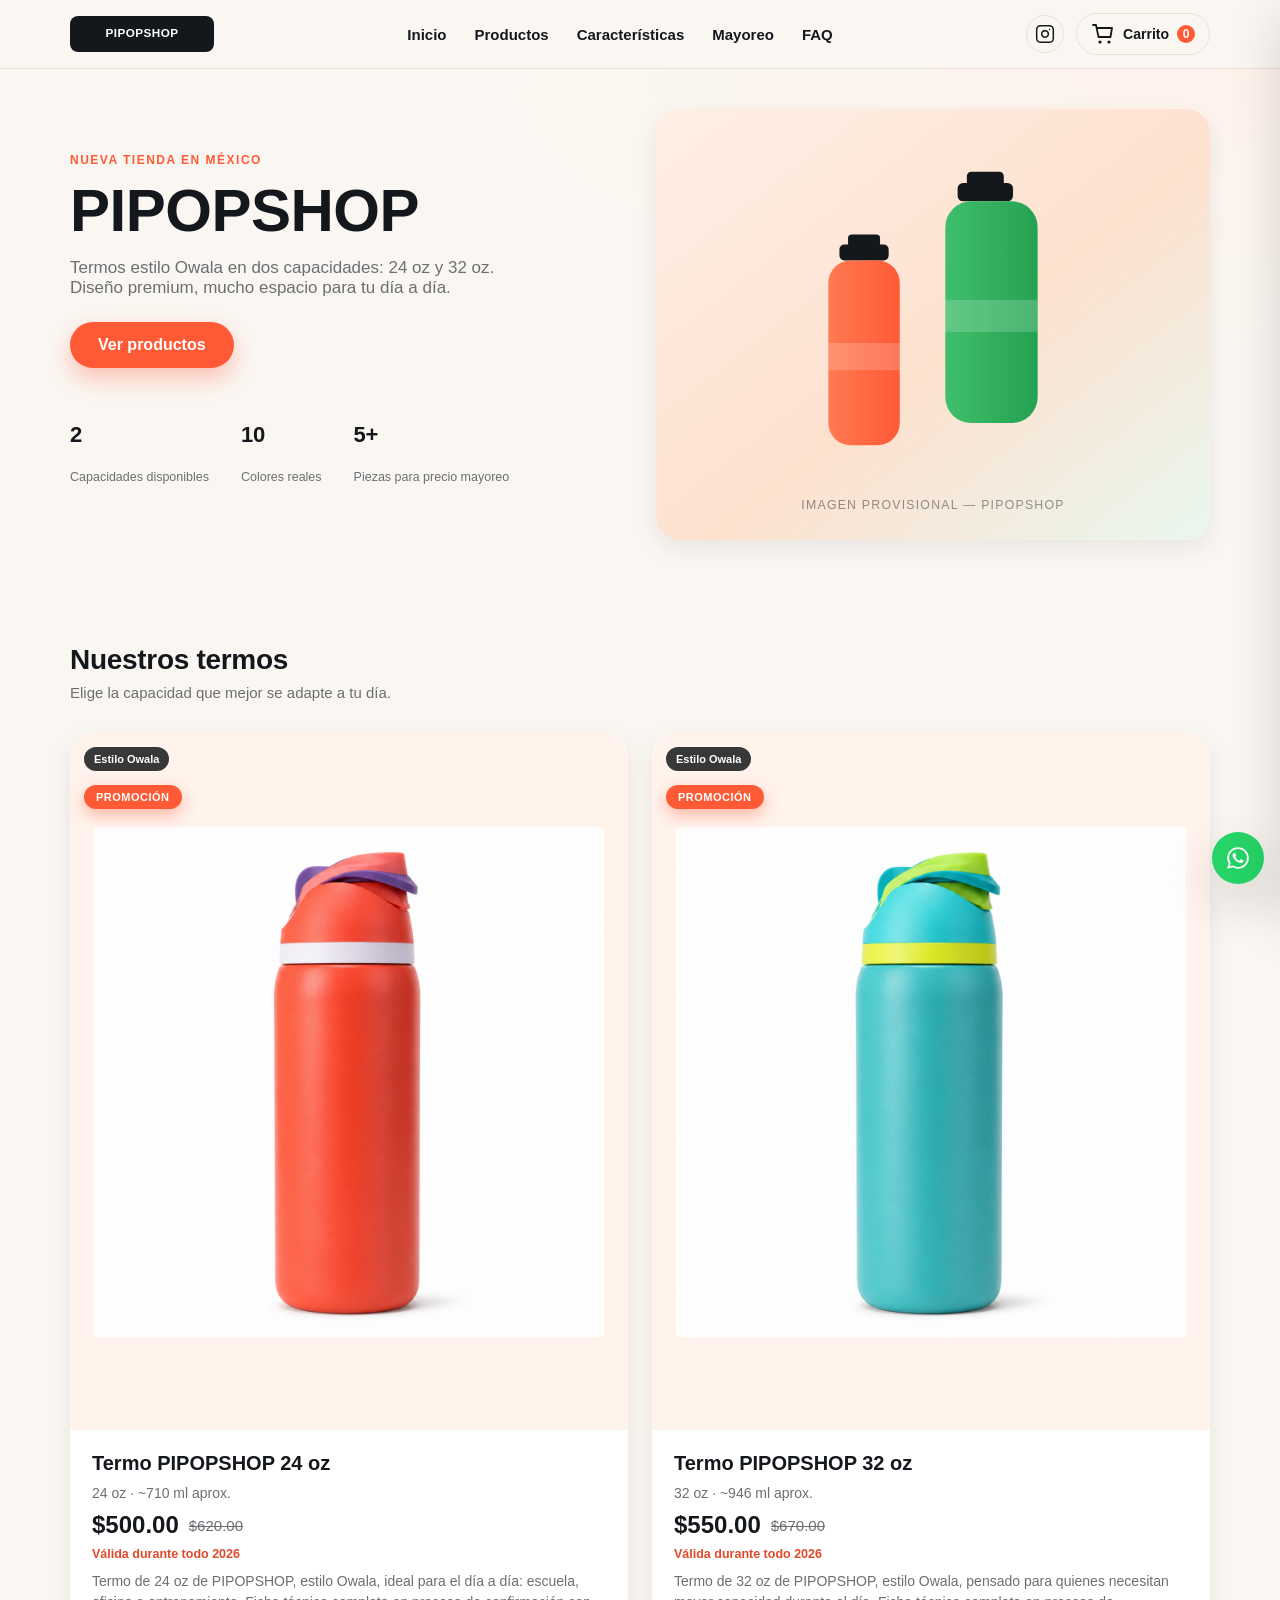
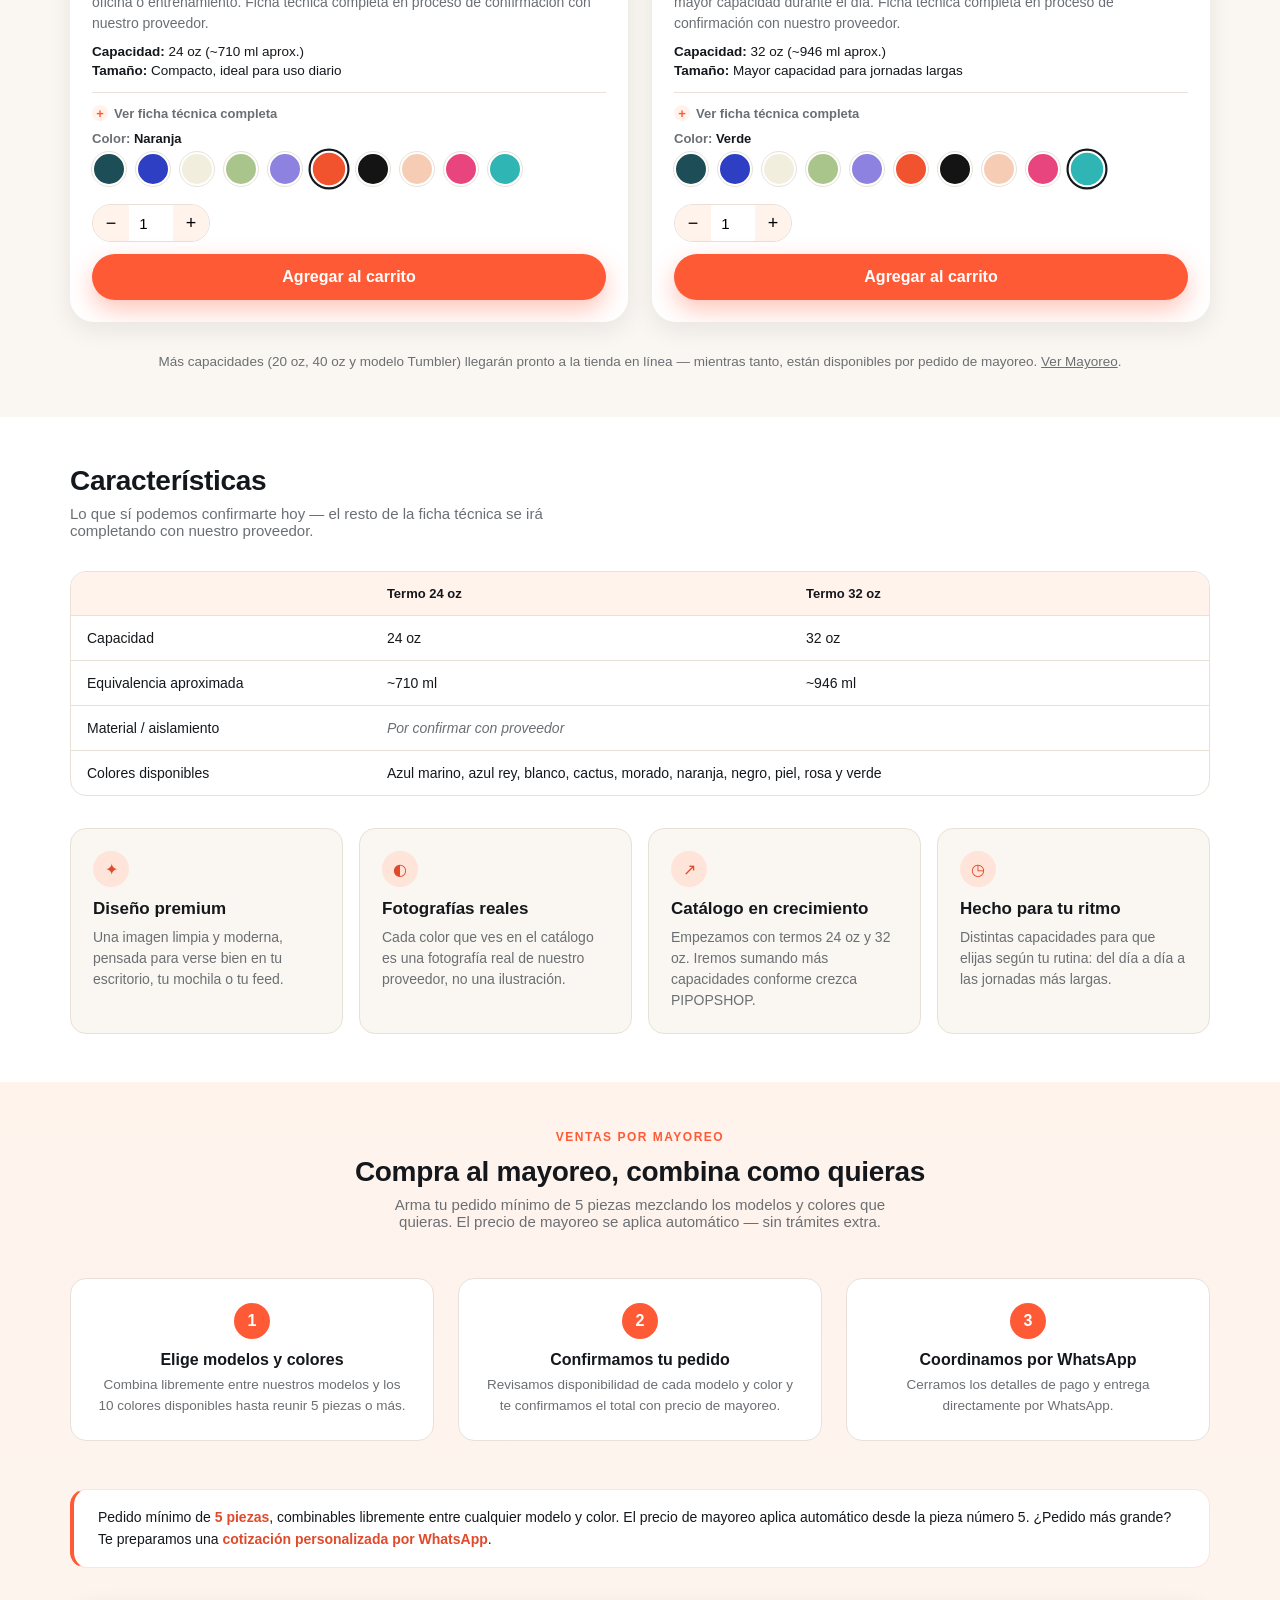
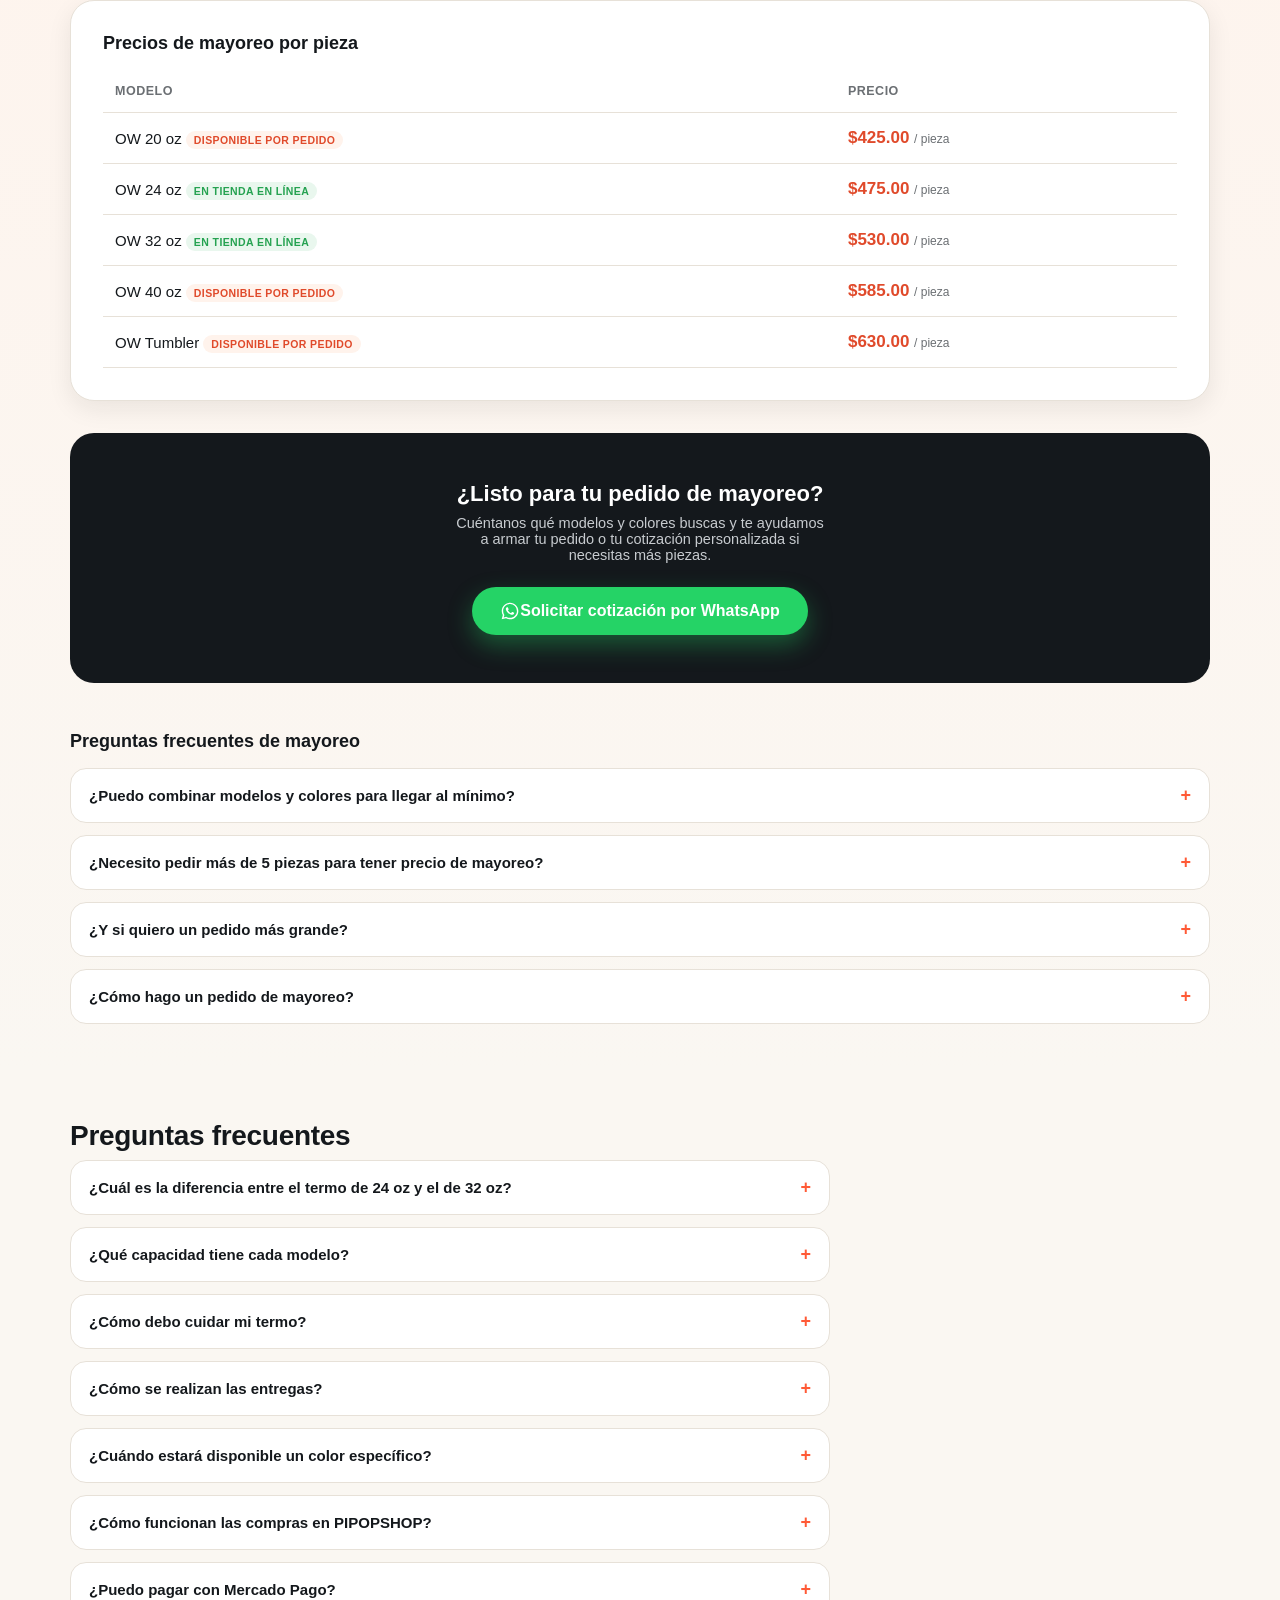
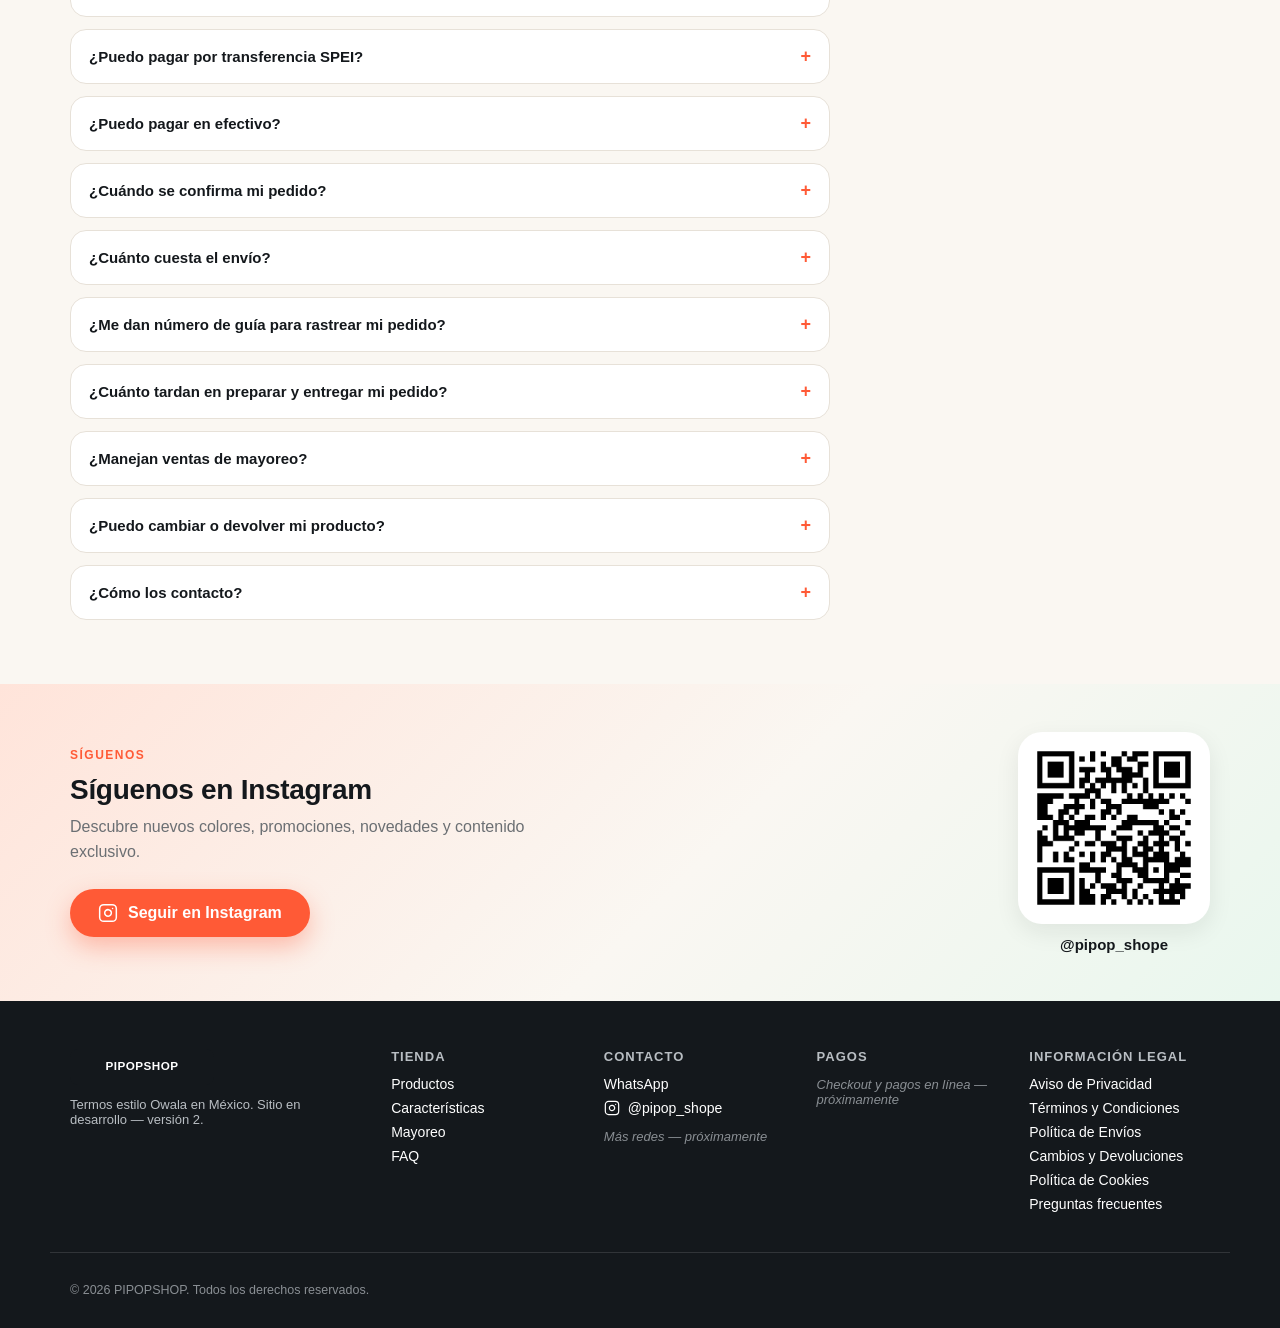
<file: index.html>
<!DOCTYPE html>
<html lang="es-MX">
<head>
  <meta charset="UTF-8" />
  <meta name="viewport" content="width=device-width, initial-scale=1.0" />
  <title>PIPOPSHOP — Termos estilo Owala | 24 oz y 32 oz</title>
  <meta name="description" content="PIPOPSHOP: termos estilo Owala de 24 oz y 32 oz en México. Diseño premium, 10 colores reales y precios de mayoreo desde 5 piezas." />
  <link rel="stylesheet" href="css/styles.css" />
</head>
<body>

  <!-- ============================= HEADER ============================= -->
  <header class="site-header" id="top">
    <div class="container header-inner">
      <a href="#top" class="brand">
        <img src="assets/logo/logo-placeholder.svg" alt="PIPOPSHOP" class="brand-logo" />
      </a>

      <nav class="main-nav" id="main-nav">
        <a href="#top" class="nav-link">Inicio</a>
        <a href="#productos" class="nav-link">Productos</a>
        <a href="#caracteristicas" class="nav-link">Características</a>
        <a href="#mayoreo" class="nav-link">Mayoreo</a>
        <a href="#faq" class="nav-link">FAQ</a>
      </nav>

      <div class="header-actions">
        <div class="social-icons" id="header-social-icons">
          <a href="#" id="header-instagram-link" class="icon-link" target="_blank" rel="noopener" aria-label="Síguenos en Instagram" style="display:none;">
            <svg width="20" height="20" viewBox="0 0 24 24" fill="none" stroke="currentColor" stroke-width="1.8" stroke-linecap="round" stroke-linejoin="round" xmlns="http://www.w3.org/2000/svg">
              <rect x="2" y="2" width="20" height="20" rx="5"/>
              <path d="M16 11.37A4 4 0 1 1 12.63 8 4 4 0 0 1 16 11.37Z"/>
              <line x1="17.5" y1="6.5" x2="17.51" y2="6.5"/>
            </svg>
          </a>
          <!-- INTEGRACIÓN FUTURA: TikTok y Facebook — agrega su <a class="icon-link"> aquí
               siguiendo el mismo patrón y actívalos en js/data/futureIntegrations.js -->
        </div>

        <button class="cart-toggle" id="cart-toggle" aria-label="Abrir carrito">
          <svg width="24" height="24" viewBox="0 0 24 24" fill="none" xmlns="http://www.w3.org/2000/svg">
            <path d="M6 6h15l-1.5 9h-12L5 3H2" stroke="currentColor" stroke-width="1.8" stroke-linecap="round" stroke-linejoin="round"/>
            <circle cx="9" cy="20" r="1.6" fill="currentColor"/>
            <circle cx="18" cy="20" r="1.6" fill="currentColor"/>
          </svg>
          <span>Carrito</span>
          <span class="cart-count" id="cart-count">0</span>
        </button>

        <button class="menu-toggle" id="menu-toggle" aria-label="Abrir menú" aria-expanded="false">
          <span></span><span></span><span></span>
        </button>
      </div>
    </div>
  </header>

  <!-- ============================= HERO ============================= -->
  <section class="hero">
    <div class="container hero-inner">
      <div class="hero-copy">
        <p class="eyebrow">Nueva tienda en México</p>
        <h1>PIPOPSHOP</h1>
        <p class="hero-text">
          Termos estilo Owala en dos capacidades: 24 oz y 32 oz.
          Diseño premium, mucho espacio para tu día a día.
        </p>
        <a href="#productos" class="btn btn-primary" id="hero-cta">Ver productos</a>

        <div class="hero-stats">
          <div>
            <p class="hero-stat-value">2</p>
            <p class="hero-stat-label">Capacidades disponibles</p>
          </div>
          <div>
            <p class="hero-stat-value">10</p>
            <p class="hero-stat-label">Colores reales</p>
          </div>
          <div>
            <p class="hero-stat-value">5+</p>
            <p class="hero-stat-label">Piezas para precio mayoreo</p>
          </div>
        </div>
      </div>
      <div class="hero-media reveal">
        <img src="assets/products/hero-placeholder.svg" alt="Termos PIPOPSHOP 24 oz y 32 oz (imagen provisional)" />
      </div>
    </div>
  </section>

  <!-- ============================= PRODUCTOS ============================= -->
  <section class="products" id="productos">
    <div class="container">
      <h2 class="section-title">Nuestros termos</h2>
      <p class="section-subtitle">Elige la capacidad que mejor se adapte a tu día.</p>

      <div class="product-grid" id="product-grid">
        <!-- Las tarjetas de producto se generan dinámicamente desde js/data/products.js -->
      </div>

      <p class="catalog-note">
        Más capacidades (20 oz, 40 oz y modelo Tumbler) llegarán pronto a la tienda en línea —
        mientras tanto, están disponibles por pedido de mayoreo. <a href="#mayoreo" style="text-decoration:underline;">Ver Mayoreo</a>.
      </p>
    </div>
  </section>

  <!-- ============================= CARACTERÍSTICAS ============================= -->
  <section class="features" id="caracteristicas">
    <div class="container">
      <h2 class="section-title">Características</h2>
      <p class="section-subtitle">Lo que sí podemos confirmarte hoy — el resto de la ficha técnica se irá completando con nuestro proveedor.</p>

      <div class="compare-table-wrap reveal">
        <table class="compare-table">
          <thead>
            <tr>
              <th></th>
              <th>Termo 24 oz</th>
              <th>Termo 32 oz</th>
            </tr>
          </thead>
          <tbody>
            <tr>
              <td>Capacidad</td>
              <td>24 oz</td>
              <td>32 oz</td>
            </tr>
            <tr>
              <td>Equivalencia aproximada</td>
              <td>~710 ml</td>
              <td>~946 ml</td>
            </tr>
            <tr>
              <td>Material / aislamiento</td>
              <td colspan="2" class="pending-cell">Por confirmar con proveedor</td>
            </tr>
            <tr>
              <td>Colores disponibles</td>
              <td colspan="2">Azul marino, azul rey, blanco, cactus, morado, naranja, negro, piel, rosa y verde</td>
            </tr>
          </tbody>
        </table>
      </div>

      <div class="highlight-grid">
        <div class="highlight-card reveal">
          <div class="highlight-icon">✦</div>
          <h3>Diseño premium</h3>
          <p>Una imagen limpia y moderna, pensada para verse bien en tu escritorio, tu mochila o tu feed.</p>
        </div>
        <div class="highlight-card reveal">
          <div class="highlight-icon">◐</div>
          <h3>Fotografías reales</h3>
          <p>Cada color que ves en el catálogo es una fotografía real de nuestro proveedor, no una ilustración.</p>
        </div>
        <div class="highlight-card reveal">
          <div class="highlight-icon">↗</div>
          <h3>Catálogo en crecimiento</h3>
          <p>Empezamos con termos 24 oz y 32 oz. Iremos sumando más capacidades conforme crezca PIPOPSHOP.</p>
        </div>
        <div class="highlight-card reveal">
          <div class="highlight-icon">◷</div>
          <h3>Hecho para tu ritmo</h3>
          <p>Distintas capacidades para que elijas según tu rutina: del día a día a las jornadas más largas.</p>
        </div>
      </div>
    </div>
  </section>

  <!-- ============================= MAYOREO ============================= -->
  <section class="wholesale" id="mayoreo">
    <div class="container">
      <div class="wholesale-header reveal">
        <p class="eyebrow">Ventas por mayoreo</p>
        <h2 class="section-title">Compra al mayoreo, combina como quieras</h2>
        <p class="section-subtitle">
          Arma tu pedido mínimo de 5 piezas mezclando los modelos y colores que quieras.
          El precio de mayoreo se aplica automático — sin trámites extra.
        </p>
      </div>

      <div class="wholesale-steps">
        <div class="wholesale-step reveal">
          <div class="wholesale-step-number">1</div>
          <h3>Elige modelos y colores</h3>
          <p>Combina libremente entre nuestros modelos y los 10 colores disponibles hasta reunir 5 piezas o más.</p>
        </div>
        <div class="wholesale-step reveal">
          <div class="wholesale-step-number">2</div>
          <h3>Confirmamos tu pedido</h3>
          <p>Revisamos disponibilidad de cada modelo y color y te confirmamos el total con precio de mayoreo.</p>
        </div>
        <div class="wholesale-step reveal">
          <div class="wholesale-step-number">3</div>
          <h3>Coordinamos por WhatsApp</h3>
          <p>Cerramos los detalles de pago y entrega directamente por WhatsApp.</p>
        </div>
      </div>

      <p class="wholesale-rules-note reveal" id="wholesale-rules-note"><!-- Generado desde js/data/wholesale.js --></p>

      <div class="wholesale-price-block reveal">
        <h3 class="wholesale-price-title">Precios de mayoreo por pieza</h3>

        <div class="wholesale-price-table-wrap">
          <table class="wholesale-price-table">
            <thead>
              <tr>
                <th>Modelo</th>
                <th>Precio</th>
              </tr>
            </thead>
            <tbody id="wholesale-table-body">
              <!-- Generado desde js/data/wholesale.js -->
            </tbody>
          </table>
        </div>

        <div class="wholesale-price-cards" id="wholesale-price-cards">
          <!-- Generado desde js/data/wholesale.js -->
        </div>
      </div>

      <div class="wholesale-cta reveal">
        <h3>¿Listo para tu pedido de mayoreo?</h3>
        <p>Cuéntanos qué modelos y colores buscas y te ayudamos a armar tu pedido o tu cotización personalizada si necesitas más piezas.</p>
        <button type="button" class="btn btn-whatsapp" id="wholesale-cta-btn" disabled title="Próximamente">
          <svg width="20" height="20" viewBox="0 0 24 24" fill="currentColor" xmlns="http://www.w3.org/2000/svg"><path d="M12.04 2c-5.5 0-9.96 4.46-9.96 9.96 0 1.76.46 3.45 1.32 4.95L2 22l5.2-1.36a9.9 9.9 0 0 0 4.84 1.23h.01c5.5 0 9.96-4.46 9.96-9.96S17.54 2 12.04 2Zm0 18.2h-.01a8.2 8.2 0 0 1-4.19-1.15l-.3-.18-3.11.82.83-3.03-.2-.31a8.23 8.23 0 0 1-1.27-4.39c0-4.55 3.7-8.25 8.26-8.25 2.2 0 4.27.86 5.83 2.42a8.19 8.19 0 0 1 2.42 5.84c0 4.55-3.71 8.25-8.26 8.25Zm4.53-6.18c-.25-.12-1.47-.72-1.69-.81-.23-.08-.39-.12-.56.13-.17.25-.64.81-.78.97-.15.17-.29.19-.54.06-.25-.12-1.05-.39-2-1.23-.74-.66-1.24-1.48-1.39-1.73-.14-.25-.02-.38.11-.51.11-.11.25-.29.37-.43.12-.15.16-.25.24-.42.08-.17.04-.31-.02-.43-.06-.12-.56-1.34-.76-1.84-.2-.48-.4-.42-.56-.42h-.48c-.17 0-.43.06-.66.31-.23.25-.86.84-.86 2.04 0 1.2.88 2.37 1 2.53.12.17 1.73 2.64 4.2 3.7.59.25 1.05.4 1.4.52.59.19 1.13.16 1.55.1.47-.07 1.47-.6 1.68-1.18.21-.58.21-1.08.15-1.18-.06-.1-.23-.16-.48-.28Z"/></svg>
          Solicitar cotización por WhatsApp
        </button>
      </div>

      <div class="wholesale-faq reveal">
        <h3 class="wholesale-price-title">Preguntas frecuentes de mayoreo</h3>
        <div class="faq-list" id="wholesale-faq-list">
          <!-- Generado desde js/data/wholesale.js -->
        </div>
      </div>
    </div>
  </section>

  <!-- ============================= FAQ ============================= -->
  <section class="faq" id="faq">
    <div class="container">
      <h2 class="section-title">Preguntas frecuentes</h2>

      <div class="faq-list" id="faq-list">
        <!-- Contenido generado desde js/main.js (array FAQ_ITEMS) -->
      </div>
    </div>
  </section>

  <!-- ============================= INSTAGRAM ============================= -->
  <section class="instagram-follow" id="instagram">
    <div class="container instagram-follow-inner">
      <div class="instagram-follow-copy reveal">
        <p class="eyebrow">Síguenos</p>
        <h2 class="section-title">Síguenos en Instagram</h2>
        <p class="instagram-follow-text">
          Descubre nuevos colores, promociones, novedades y contenido exclusivo.
        </p>
        <a href="#" id="instagram-follow-btn" class="btn btn-primary" target="_blank" rel="noopener" style="display:none;">
          <svg width="20" height="20" viewBox="0 0 24 24" fill="none" stroke="currentColor" stroke-width="1.8" stroke-linecap="round" stroke-linejoin="round" xmlns="http://www.w3.org/2000/svg">
            <rect x="2" y="2" width="20" height="20" rx="5"/>
            <path d="M16 11.37A4 4 0 1 1 12.63 8 4 4 0 0 1 16 11.37Z"/>
            <line x1="17.5" y1="6.5" x2="17.51" y2="6.5"/>
          </svg>
          Seguir en Instagram
        </a>
        <!-- INTEGRACIÓN FUTURA: cuando actives TikTok/Facebook en
             js/data/futureIntegrations.js, agrega aquí un botón secundario
             siguiendo el mismo patrón. -->
      </div>

      <div class="instagram-follow-qr reveal">
        <a href="#" id="instagram-qr-link" class="instagram-qr-card" target="_blank" rel="noopener" aria-label="Abrir el perfil de Instagram de PIPOPSHOP" style="display:none;">
          <img src="assets/social/instagram-qr.png" alt="Código QR que enlaza al Instagram de PIPOPSHOP" class="instagram-qr-img" />
        </a>
        <p class="instagram-qr-handle" id="instagram-qr-handle"></p>
      </div>
    </div>
  </section>

  <!-- ============================= FOOTER ============================= -->
  <footer class="site-footer">
    <div class="container footer-inner">
      <div class="footer-brand">
        <img src="assets/logo/logo-placeholder.svg" alt="PIPOPSHOP" class="brand-logo" />
        <p>Termos estilo Owala en México. Sitio en desarrollo — versión 2.</p>
      </div>

      <div class="footer-col">
        <h4>Tienda</h4>
        <a href="#productos">Productos</a>
        <a href="#caracteristicas">Características</a>
        <a href="#mayoreo">Mayoreo</a>
        <a href="#faq">FAQ</a>
      </div>

      <div class="footer-col">
        <h4>Contacto</h4>
        <a href="#" id="footer-whatsapp-link" target="_blank" rel="noopener" style="display:none;">WhatsApp</a>
        <a href="#" id="footer-instagram-link" class="footer-social-link" target="_blank" rel="noopener" style="display:none;">
          <svg width="16" height="16" viewBox="0 0 24 24" fill="none" stroke="currentColor" stroke-width="1.8" stroke-linecap="round" stroke-linejoin="round" xmlns="http://www.w3.org/2000/svg">
            <rect x="2" y="2" width="20" height="20" rx="5"/>
            <path d="M16 11.37A4 4 0 1 1 12.63 8 4 4 0 0 1 16 11.37Z"/>
            <line x1="17.5" y1="6.5" x2="17.51" y2="6.5"/>
          </svg>
          <span id="footer-instagram-handle">Instagram</span>
        </a>
        <!--
          INTEGRACIÓN FUTURA: TikTok, Facebook, formulario de contacto y
          dirección física. Configura estos datos en
          js/data/futureIntegrations.js (enabled: true) y aparecerán aquí
          automáticamente, siguiendo el mismo patrón que Instagram/WhatsApp.
        -->
        <p class="pending-text">Más redes — próximamente</p>
      </div>

      <div class="footer-col">
        <h4>Pagos</h4>
        <!-- INTEGRACIÓN FUTURA: Mercado Pago / PayPal / Stripe. Ver js/data/futureIntegrations.js -->
        <p class="pending-text">Checkout y pagos en línea — próximamente</p>
      </div>

      <div class="footer-col">
        <h4>Información legal</h4>
        <a href="legal/aviso-privacidad.html">Aviso de Privacidad</a>
        <a href="legal/terminos-condiciones.html">Términos y Condiciones</a>
        <a href="legal/politica-envios.html">Política de Envíos</a>
        <a href="legal/cambios-devoluciones.html">Cambios y Devoluciones</a>
        <a href="legal/politica-cookies.html">Política de Cookies</a>
        <a href="#faq">Preguntas frecuentes</a>
      </div>
    </div>
    <div class="container footer-bottom">
      <p>&copy; 2026 PIPOPSHOP. Todos los derechos reservados.</p>
    </div>
  </footer>

  <!-- ============================= CARRITO (DRAWER) ============================= -->
  <div class="cart-overlay" id="cart-overlay"></div>
  <aside class="cart-drawer" id="cart-drawer" aria-hidden="true">
    <div class="cart-drawer-header">
      <h3>Tu carrito</h3>
      <button id="cart-close" aria-label="Cerrar carrito">&times;</button>
    </div>

    <div class="cart-items" id="cart-items">
      <!-- Generado dinámicamente desde js/cart.js -->
    </div>

    <div class="cart-summary">
      <div class="cart-row">
        <span>Subtotal</span>
        <span id="cart-subtotal">$0.00 MXN</span>
      </div>
      <div class="cart-row cart-total">
        <span>Total</span>
        <span id="cart-total">$0.00 MXN</span>
      </div>
      <div class="cart-actions">
        <button class="btn btn-whatsapp btn-block" id="cart-whatsapp-btn" style="display:none;" disabled>
          <svg width="18" height="18" viewBox="0 0 24 24" fill="currentColor" xmlns="http://www.w3.org/2000/svg"><path d="M12.04 2c-5.5 0-9.96 4.46-9.96 9.96 0 1.76.46 3.45 1.32 4.95L2 22l5.2-1.36a9.9 9.9 0 0 0 4.84 1.23h.01c5.5 0 9.96-4.46 9.96-9.96S17.54 2 12.04 2Zm0 18.2h-.01a8.2 8.2 0 0 1-4.19-1.15l-.3-.18-3.11.82.83-3.03-.2-.31a8.23 8.23 0 0 1-1.27-4.39c0-4.55 3.7-8.25 8.26-8.25 2.2 0 4.27.86 5.83 2.42a8.19 8.19 0 0 1 2.42 5.84c0 4.55-3.71 8.25-8.26 8.25Zm4.53-6.18c-.25-.12-1.47-.72-1.69-.81-.23-.08-.39-.12-.56.13-.17.25-.64.81-.78.97-.15.17-.29.19-.54.06-.25-.12-1.05-.39-2-1.23-.74-.66-1.24-1.48-1.39-1.73-.14-.25-.02-.38.11-.51.11-.11.25-.29.37-.43.12-.15.16-.25.24-.42.08-.17.04-.31-.02-.43-.06-.12-.56-1.34-.76-1.84-.2-.48-.4-.42-.56-.42h-.48c-.17 0-.43.06-.66.31-.23.25-.86.84-.86 2.04 0 1.2.88 2.37 1 2.53.12.17 1.73 2.64 4.2 3.7.59.25 1.05.4 1.4.52.59.19 1.13.16 1.55.1.47-.07 1.47-.6 1.68-1.18.21-.58.21-1.08.15-1.18-.06-.1-.23-.16-.48-.28Z"/></svg>
          Enviar pedido por WhatsApp
        </button>
        <p class="cart-note">Este pedido se confirma por WhatsApp. El cobro en línea todavía no está habilitado.</p>
        <div class="cart-divider">o</div>
        <button class="btn btn-primary btn-block" id="checkout-btn" disabled title="Checkout real próximamente">
          Finalizar compra (próximamente)
        </button>
      </div>
    </div>
  </aside>

  <!-- INTEGRACIÓN FUTURA: botón flotante de WhatsApp. Permanece oculto hasta
       que js/data/futureIntegrations.js -> whatsapp.enabled sea true. -->
  <a class="whatsapp-float" id="whatsapp-float" href="#" target="_blank" rel="noopener" style="display:none;" aria-label="Escríbenos por WhatsApp">
    <svg width="26" height="26" viewBox="0 0 24 24" fill="currentColor" xmlns="http://www.w3.org/2000/svg"><path d="M12.04 2c-5.5 0-9.96 4.46-9.96 9.96 0 1.76.46 3.45 1.32 4.95L2 22l5.2-1.36a9.9 9.9 0 0 0 4.84 1.23h.01c5.5 0 9.96-4.46 9.96-9.96S17.54 2 12.04 2Zm0 18.2h-.01a8.2 8.2 0 0 1-4.19-1.15l-.3-.18-3.11.82.83-3.03-.2-.31a8.23 8.23 0 0 1-1.27-4.39c0-4.55 3.7-8.25 8.26-8.25 2.2 0 4.27.86 5.83 2.42a8.19 8.19 0 0 1 2.42 5.84c0 4.55-3.71 8.25-8.26 8.25Zm4.53-6.18c-.25-.12-1.47-.72-1.69-.81-.23-.08-.39-.12-.56.13-.17.25-.64.81-.78.97-.15.17-.29.19-.54.06-.25-.12-1.05-.39-2-1.23-.74-.66-1.24-1.48-1.39-1.73-.14-.25-.02-.38.11-.51.11-.11.25-.29.37-.43.12-.15.16-.25.24-.42.08-.17.04-.31-.02-.43-.06-.12-.56-1.34-.76-1.84-.2-.48-.4-.42-.56-.42h-.48c-.17 0-.43.06-.66.31-.23.25-.86.84-.86 2.04 0 1.2.88 2.37 1 2.53.12.17 1.73 2.64 4.2 3.7.59.25 1.05.4 1.4.52.59.19 1.13.16 1.55.1.47-.07 1.47-.6 1.68-1.18.21-.58.21-1.08.15-1.18-.06-.1-.23-.16-.48-.28Z"/></svg>
  </a>

  <script src="js/data/products.js"></script>
  <script src="js/data/wholesale.js"></script>
  <script src="js/data/futureIntegrations.js"></script>
  <script src="js/cart.js"></script>
  <script src="js/render.js"></script>
  <script src="js/main.js"></script>
</body>
</html>
</file>
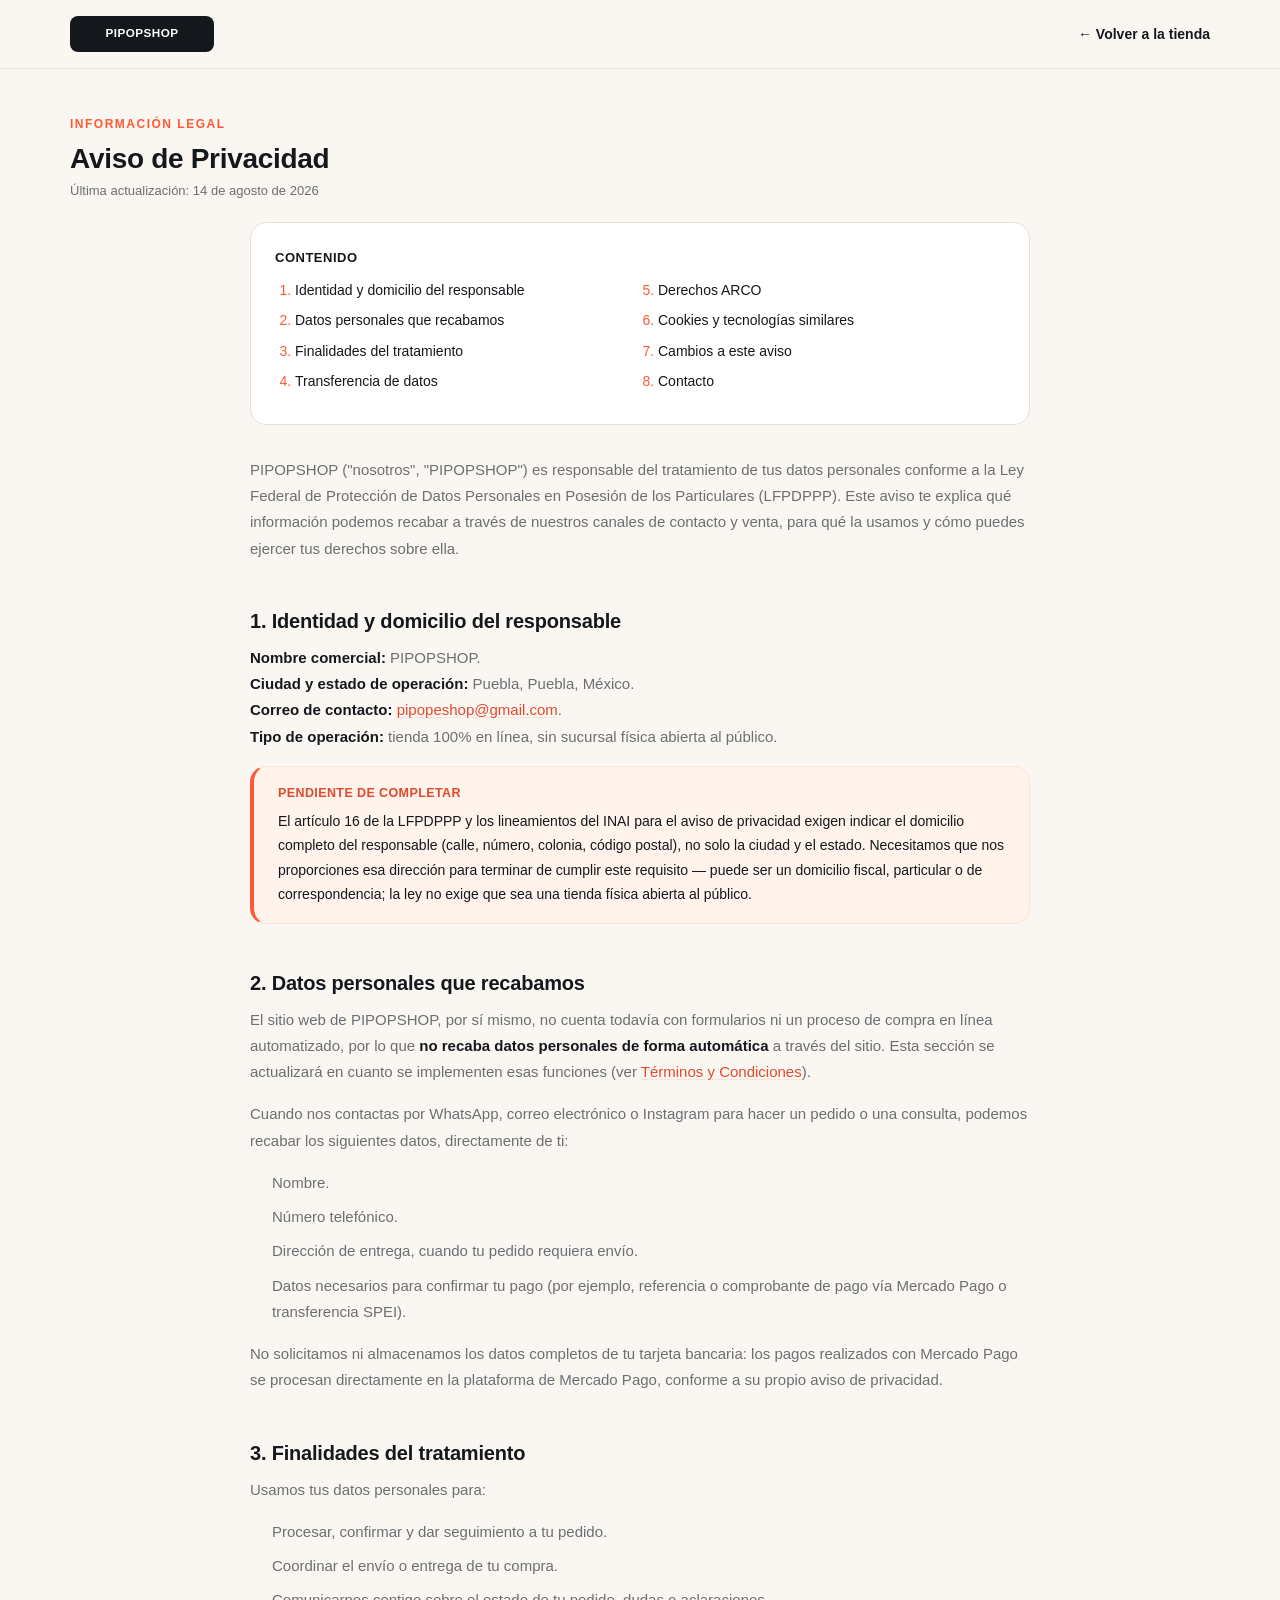
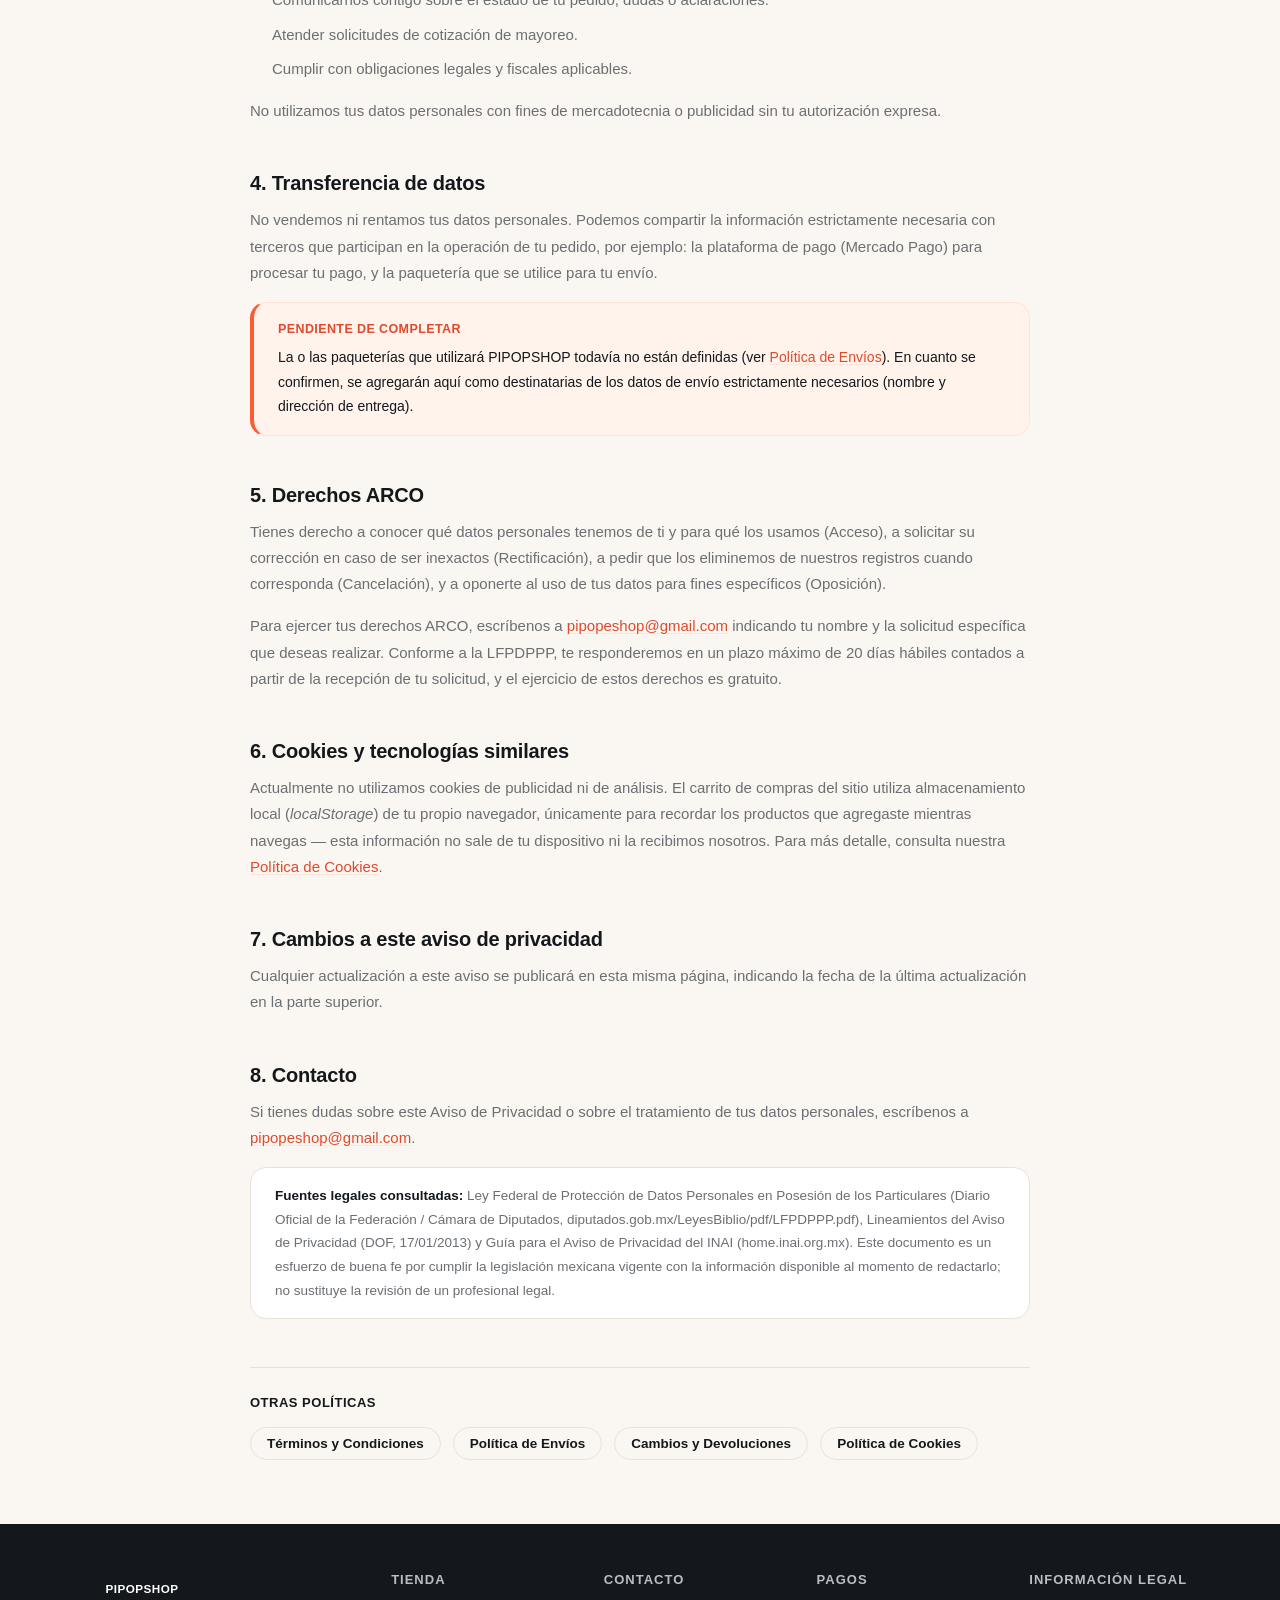
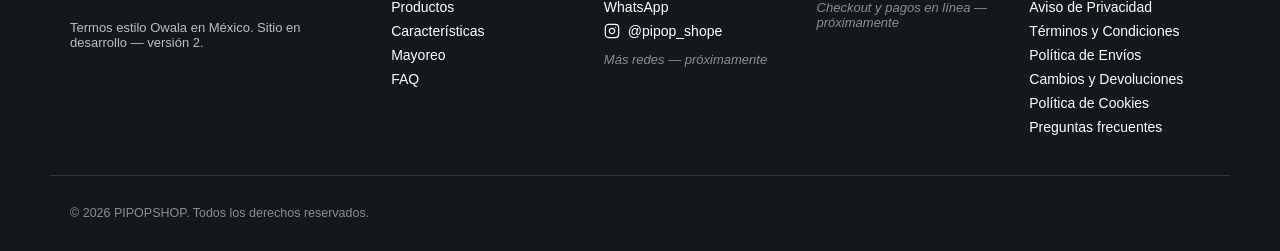
<file: legal/aviso-privacidad.html>
<!DOCTYPE html>
<html lang="es-MX">
<head>
  <meta charset="UTF-8" />
  <meta name="viewport" content="width=device-width, initial-scale=1.0" />
  <title>Aviso de Privacidad — PIPOPSHOP</title>
  <meta name="description" content="Aviso de Privacidad de PIPOPSHOP conforme a la LFPDPPP: qué datos recabamos, para qué los usamos y cómo ejercer tus derechos ARCO." />
  <link rel="stylesheet" href="../css/styles.css" />
</head>
<body>

  <div class="legal-bar">
    <div class="container legal-bar-inner">
      <a href="../index.html" class="brand">
        <img src="../assets/logo/logo-placeholder.svg" alt="PIPOPSHOP" class="brand-logo" />
      </a>
      <a href="../index.html" class="legal-back-link">&larr; Volver a la tienda</a>
    </div>
  </div>

  <section class="legal-hero">
    <div class="container">
      <p class="eyebrow">Información legal</p>
      <h1 class="section-title">Aviso de Privacidad</h1>
      <p class="legal-updated">Última actualización: 14 de agosto de 2026</p>
    </div>
  </section>

  <section class="legal-content">
    <div class="container">

      <div class="legal-toc">
        <p>Contenido</p>
        <ol>
          <li><a href="#responsable">Identidad y domicilio del responsable</a></li>
          <li><a href="#datos">Datos personales que recabamos</a></li>
          <li><a href="#finalidades">Finalidades del tratamiento</a></li>
          <li><a href="#transferencias">Transferencia de datos</a></li>
          <li><a href="#arco">Derechos ARCO</a></li>
          <li><a href="#cookies">Cookies y tecnologías similares</a></li>
          <li><a href="#cambios">Cambios a este aviso</a></li>
          <li><a href="#contacto">Contacto</a></li>
        </ol>
      </div>

      <p>
        PIPOPSHOP ("nosotros", "PIPOPSHOP") es responsable del tratamiento de tus datos personales
        conforme a la Ley Federal de Protección de Datos Personales en Posesión de los Particulares
        (LFPDPPP). Este aviso te explica qué información podemos recabar a través de nuestros canales
        de contacto y venta, para qué la usamos y cómo puedes ejercer tus derechos sobre ella.
      </p>

      <h2 id="responsable">1. Identidad y domicilio del responsable</h2>
      <p>
        <strong>Nombre comercial:</strong> PIPOPSHOP.<br />
        <strong>Ciudad y estado de operación:</strong> Puebla, Puebla, México.<br />
        <strong>Correo de contacto:</strong> <a href="mailto:pipopeshop@gmail.com">pipopeshop@gmail.com</a>.<br />
        <strong>Tipo de operación:</strong> tienda 100% en línea, sin sucursal física abierta al público.
      </p>
      <div class="legal-pending">
        <p><strong>Pendiente de completar</strong>
        El artículo 16 de la LFPDPPP y los lineamientos del INAI para el aviso de privacidad exigen
        indicar el domicilio completo del responsable (calle, número, colonia, código postal), no solo
        la ciudad y el estado. Necesitamos que nos proporciones esa dirección para terminar de cumplir
        este requisito — puede ser un domicilio fiscal, particular o de correspondencia; la ley no exige
        que sea una tienda física abierta al público.</p>
      </div>

      <h2 id="datos">2. Datos personales que recabamos</h2>
      <p>
        El sitio web de PIPOPSHOP, por sí mismo, no cuenta todavía con formularios ni un proceso de
        compra en línea automatizado, por lo que <strong>no recaba datos personales de forma automática</strong>
        a través del sitio. Esta sección se actualizará en cuanto se implementen esas funciones (ver
        <a href="terminos-condiciones.html">Términos y Condiciones</a>).
      </p>
      <p>
        Cuando nos contactas por WhatsApp, correo electrónico o Instagram para hacer un pedido o una
        consulta, podemos recabar los siguientes datos, directamente de ti:
      </p>
      <ul>
        <li>Nombre.</li>
        <li>Número telefónico.</li>
        <li>Dirección de entrega, cuando tu pedido requiera envío.</li>
        <li>Datos necesarios para confirmar tu pago (por ejemplo, referencia o comprobante de pago vía Mercado Pago o transferencia SPEI).</li>
      </ul>
      <p>
        No solicitamos ni almacenamos los datos completos de tu tarjeta bancaria: los pagos realizados
        con Mercado Pago se procesan directamente en la plataforma de Mercado Pago, conforme a su propio
        aviso de privacidad.
      </p>

      <h2 id="finalidades">3. Finalidades del tratamiento</h2>
      <p>Usamos tus datos personales para:</p>
      <ul>
        <li>Procesar, confirmar y dar seguimiento a tu pedido.</li>
        <li>Coordinar el envío o entrega de tu compra.</li>
        <li>Comunicarnos contigo sobre el estado de tu pedido, dudas o aclaraciones.</li>
        <li>Atender solicitudes de cotización de mayoreo.</li>
        <li>Cumplir con obligaciones legales y fiscales aplicables.</li>
      </ul>
      <p>No utilizamos tus datos personales con fines de mercadotecnia o publicidad sin tu autorización expresa.</p>

      <h2 id="transferencias">4. Transferencia de datos</h2>
      <p>
        No vendemos ni rentamos tus datos personales. Podemos compartir la información estrictamente
        necesaria con terceros que participan en la operación de tu pedido, por ejemplo: la plataforma
        de pago (Mercado Pago) para procesar tu pago, y la paquetería que se utilice para tu envío.
      </p>
      <div class="legal-pending">
        <p><strong>Pendiente de completar</strong>
        La o las paqueterías que utilizará PIPOPSHOP todavía no están definidas (ver
        <a href="politica-envios.html">Política de Envíos</a>). En cuanto se confirmen, se agregarán aquí
        como destinatarias de los datos de envío estrictamente necesarios (nombre y dirección de entrega).</p>
      </div>

      <h2 id="arco">5. Derechos ARCO</h2>
      <p>
        Tienes derecho a conocer qué datos personales tenemos de ti y para qué los usamos (Acceso), a
        solicitar su corrección en caso de ser inexactos (Rectificación), a pedir que los eliminemos de
        nuestros registros cuando corresponda (Cancelación), y a oponerte al uso de tus datos para fines
        específicos (Oposición).
      </p>
      <p>
        Para ejercer tus derechos ARCO, escríbenos a <a href="mailto:pipopeshop@gmail.com">pipopeshop@gmail.com</a>
        indicando tu nombre y la solicitud específica que deseas realizar. Conforme a la LFPDPPP, te
        responderemos en un plazo máximo de 20 días hábiles contados a partir de la recepción de tu
        solicitud, y el ejercicio de estos derechos es gratuito.
      </p>

      <h2 id="cookies">6. Cookies y tecnologías similares</h2>
      <p>
        Actualmente no utilizamos cookies de publicidad ni de análisis. El carrito de compras del sitio
        utiliza almacenamiento local (<em>localStorage</em>) de tu propio navegador, únicamente para
        recordar los productos que agregaste mientras navegas — esta información no sale de tu
        dispositivo ni la recibimos nosotros. Para más detalle, consulta nuestra
        <a href="politica-cookies.html">Política de Cookies</a>.
      </p>

      <h2 id="cambios">7. Cambios a este aviso de privacidad</h2>
      <p>
        Cualquier actualización a este aviso se publicará en esta misma página, indicando la fecha de
        la última actualización en la parte superior.
      </p>

      <h2 id="contacto">8. Contacto</h2>
      <p>
        Si tienes dudas sobre este Aviso de Privacidad o sobre el tratamiento de tus datos personales,
        escríbenos a <a href="mailto:pipopeshop@gmail.com">pipopeshop@gmail.com</a>.
      </p>

      <div class="legal-note">
        <p>
          <strong>Fuentes legales consultadas:</strong> Ley Federal de Protección de Datos Personales en
          Posesión de los Particulares (Diario Oficial de la Federación / Cámara de Diputados,
          diputados.gob.mx/LeyesBiblio/pdf/LFPDPPP.pdf), Lineamientos del Aviso de Privacidad (DOF,
          17/01/2013) y Guía para el Aviso de Privacidad del INAI (home.inai.org.mx). Este documento es
          un esfuerzo de buena fe por cumplir la legislación mexicana vigente con la información
          disponible al momento de redactarlo; no sustituye la revisión de un profesional legal.
        </p>
      </div>

      <div class="legal-related">
        <p>Otras políticas</p>
        <div class="legal-related-links">
          <a href="terminos-condiciones.html">Términos y Condiciones</a>
          <a href="politica-envios.html">Política de Envíos</a>
          <a href="cambios-devoluciones.html">Cambios y Devoluciones</a>
          <a href="politica-cookies.html">Política de Cookies</a>
        </div>
      </div>

    </div>
  </section>

  <footer class="site-footer">
    <div class="container footer-inner">
      <div class="footer-brand">
        <img src="../assets/logo/logo-placeholder.svg" alt="PIPOPSHOP" class="brand-logo" />
        <p>Termos estilo Owala en México. Sitio en desarrollo — versión 2.</p>
      </div>

      <div class="footer-col">
        <h4>Tienda</h4>
        <a href="../index.html#productos">Productos</a>
        <a href="../index.html#caracteristicas">Características</a>
        <a href="../index.html#mayoreo">Mayoreo</a>
        <a href="../index.html#faq">FAQ</a>
      </div>

      <div class="footer-col">
        <h4>Contacto</h4>
        <a href="#" id="footer-whatsapp-link" target="_blank" rel="noopener" style="display:none;">WhatsApp</a>
        <a href="#" id="footer-instagram-link" class="footer-social-link" target="_blank" rel="noopener" style="display:none;">
          <svg width="16" height="16" viewBox="0 0 24 24" fill="none" stroke="currentColor" stroke-width="1.8" stroke-linecap="round" stroke-linejoin="round" xmlns="http://www.w3.org/2000/svg">
            <rect x="2" y="2" width="20" height="20" rx="5"/>
            <path d="M16 11.37A4 4 0 1 1 12.63 8 4 4 0 0 1 16 11.37Z"/>
            <line x1="17.5" y1="6.5" x2="17.51" y2="6.5"/>
          </svg>
          <span id="footer-instagram-handle">Instagram</span>
        </a>
        <p class="pending-text">Más redes — próximamente</p>
      </div>

      <div class="footer-col">
        <h4>Pagos</h4>
        <p class="pending-text">Checkout y pagos en línea — próximamente</p>
      </div>

      <div class="footer-col">
        <h4>Información legal</h4>
        <a href="aviso-privacidad.html">Aviso de Privacidad</a>
        <a href="terminos-condiciones.html">Términos y Condiciones</a>
        <a href="politica-envios.html">Política de Envíos</a>
        <a href="cambios-devoluciones.html">Cambios y Devoluciones</a>
        <a href="politica-cookies.html">Política de Cookies</a>
        <a href="../index.html#faq">Preguntas frecuentes</a>
      </div>
    </div>
    <div class="container footer-bottom">
      <p>&copy; 2026 PIPOPSHOP. Todos los derechos reservados.</p>
    </div>
  </footer>

  <script src="../js/data/futureIntegrations.js"></script>
  <script src="../js/legal.js"></script>
</body>
</html>
</file>
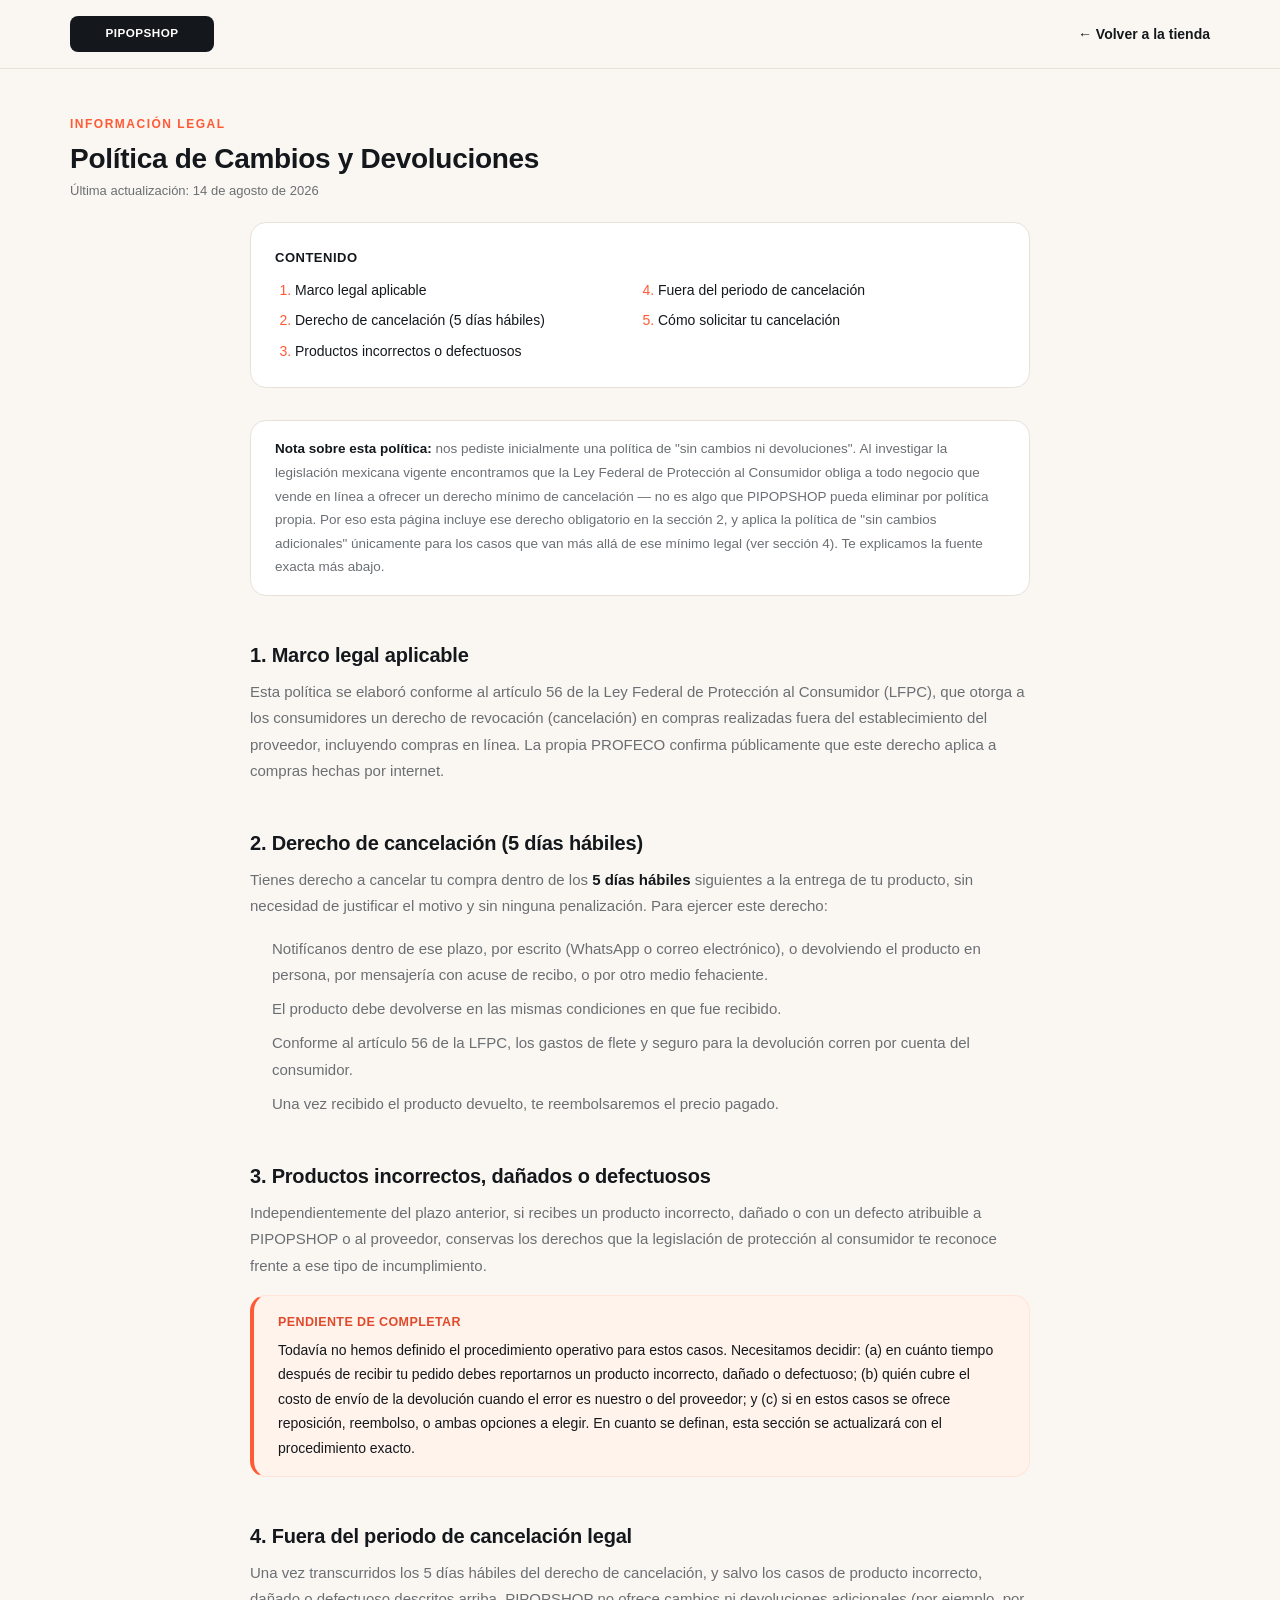
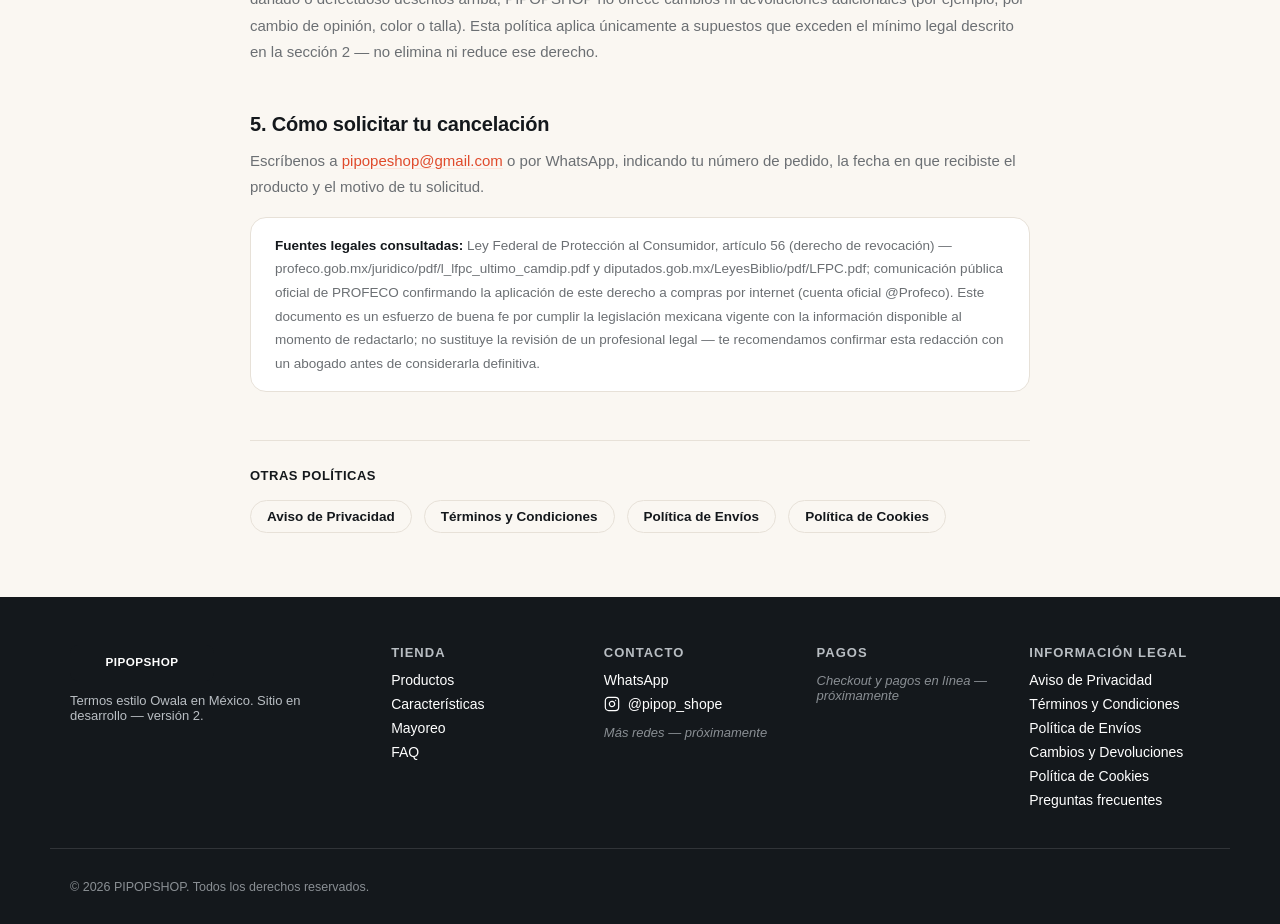
<file: legal/cambios-devoluciones.html>
<!DOCTYPE html>
<html lang="es-MX">
<head>
  <meta charset="UTF-8" />
  <meta name="viewport" content="width=device-width, initial-scale=1.0" />
  <title>Cambios y Devoluciones — PIPOPSHOP</title>
  <meta name="description" content="Política de cambios y devoluciones de PIPOPSHOP: derecho de cancelación conforme a la Ley Federal de Protección al Consumidor." />
  <link rel="stylesheet" href="../css/styles.css" />
</head>
<body>

  <div class="legal-bar">
    <div class="container legal-bar-inner">
      <a href="../index.html" class="brand">
        <img src="../assets/logo/logo-placeholder.svg" alt="PIPOPSHOP" class="brand-logo" />
      </a>
      <a href="../index.html" class="legal-back-link">&larr; Volver a la tienda</a>
    </div>
  </div>

  <section class="legal-hero">
    <div class="container">
      <p class="eyebrow">Información legal</p>
      <h1 class="section-title">Política de Cambios y Devoluciones</h1>
      <p class="legal-updated">Última actualización: 14 de agosto de 2026</p>
    </div>
  </section>

  <section class="legal-content">
    <div class="container">

      <div class="legal-toc">
        <p>Contenido</p>
        <ol>
          <li><a href="#marco">Marco legal aplicable</a></li>
          <li><a href="#revocacion">Derecho de cancelación (5 días hábiles)</a></li>
          <li><a href="#defectuosos">Productos incorrectos o defectuosos</a></li>
          <li><a href="#fuera-plazo">Fuera del periodo de cancelación</a></li>
          <li><a href="#como">Cómo solicitar tu cancelación</a></li>
        </ol>
      </div>

      <div class="legal-note">
        <p>
          <strong>Nota sobre esta política:</strong> nos pediste inicialmente una política de "sin
          cambios ni devoluciones". Al investigar la legislación mexicana vigente encontramos que la Ley
          Federal de Protección al Consumidor obliga a todo negocio que vende en línea a ofrecer un
          derecho mínimo de cancelación — no es algo que PIPOPSHOP pueda eliminar por política propia.
          Por eso esta página incluye ese derecho obligatorio en la sección 2, y aplica la política de
          "sin cambios adicionales" únicamente para los casos que van más allá de ese mínimo legal (ver
          sección 4). Te explicamos la fuente exacta más abajo.
        </p>
      </div>

      <h2 id="marco">1. Marco legal aplicable</h2>
      <p>
        Esta política se elaboró conforme al artículo 56 de la Ley Federal de Protección al Consumidor
        (LFPC), que otorga a los consumidores un derecho de revocación (cancelación) en compras
        realizadas fuera del establecimiento del proveedor, incluyendo compras en línea. La propia
        PROFECO confirma públicamente que este derecho aplica a compras hechas por internet.
      </p>

      <h2 id="revocacion">2. Derecho de cancelación (5 días hábiles)</h2>
      <p>
        Tienes derecho a cancelar tu compra dentro de los <strong>5 días hábiles</strong> siguientes a la
        entrega de tu producto, sin necesidad de justificar el motivo y sin ninguna penalización. Para
        ejercer este derecho:
      </p>
      <ul>
        <li>Notifícanos dentro de ese plazo, por escrito (WhatsApp o correo electrónico), o devolviendo el producto en persona, por mensajería con acuse de recibo, o por otro medio fehaciente.</li>
        <li>El producto debe devolverse en las mismas condiciones en que fue recibido.</li>
        <li>Conforme al artículo 56 de la LFPC, los gastos de flete y seguro para la devolución corren por cuenta del consumidor.</li>
        <li>Una vez recibido el producto devuelto, te reembolsaremos el precio pagado.</li>
      </ul>

      <h2 id="defectuosos">3. Productos incorrectos, dañados o defectuosos</h2>
      <p>
        Independientemente del plazo anterior, si recibes un producto incorrecto, dañado o con un
        defecto atribuible a PIPOPSHOP o al proveedor, conservas los derechos que la legislación de
        protección al consumidor te reconoce frente a ese tipo de incumplimiento.
      </p>
      <div class="legal-pending">
        <p><strong>Pendiente de completar</strong>
        Todavía no hemos definido el procedimiento operativo para estos casos. Necesitamos decidir: (a)
        en cuánto tiempo después de recibir tu pedido debes reportarnos un producto incorrecto,
        dañado o defectuoso; (b) quién cubre el costo de envío de la devolución cuando el error es
        nuestro o del proveedor; y (c) si en estos casos se ofrece reposición, reembolso, o ambas
        opciones a elegir. En cuanto se definan, esta sección se actualizará con el procedimiento
        exacto.</p>
      </div>

      <h2 id="fuera-plazo">4. Fuera del periodo de cancelación legal</h2>
      <p>
        Una vez transcurridos los 5 días hábiles del derecho de cancelación, y salvo los casos de
        producto incorrecto, dañado o defectuoso descritos arriba, PIPOPSHOP no ofrece cambios ni
        devoluciones adicionales (por ejemplo, por cambio de opinión, color o talla). Esta política
        aplica únicamente a supuestos que exceden el mínimo legal descrito en la sección 2 — no elimina
        ni reduce ese derecho.
      </p>

      <h2 id="como">5. Cómo solicitar tu cancelación</h2>
      <p>
        Escríbenos a <a href="mailto:pipopeshop@gmail.com">pipopeshop@gmail.com</a> o por WhatsApp,
        indicando tu número de pedido, la fecha en que recibiste el producto y el motivo de tu solicitud.
      </p>

      <div class="legal-note">
        <p>
          <strong>Fuentes legales consultadas:</strong> Ley Federal de Protección al Consumidor, artículo
          56 (derecho de revocación) — profeco.gob.mx/juridico/pdf/l_lfpc_ultimo_camdip.pdf y
          diputados.gob.mx/LeyesBiblio/pdf/LFPC.pdf; comunicación pública oficial de PROFECO confirmando
          la aplicación de este derecho a compras por internet (cuenta oficial @Profeco). Este documento
          es un esfuerzo de buena fe por cumplir la legislación mexicana vigente con la información
          disponible al momento de redactarlo; no sustituye la revisión de un profesional legal — te
          recomendamos confirmar esta redacción con un abogado antes de considerarla definitiva.
        </p>
      </div>

      <div class="legal-related">
        <p>Otras políticas</p>
        <div class="legal-related-links">
          <a href="aviso-privacidad.html">Aviso de Privacidad</a>
          <a href="terminos-condiciones.html">Términos y Condiciones</a>
          <a href="politica-envios.html">Política de Envíos</a>
          <a href="politica-cookies.html">Política de Cookies</a>
        </div>
      </div>

    </div>
  </section>

  <footer class="site-footer">
    <div class="container footer-inner">
      <div class="footer-brand">
        <img src="../assets/logo/logo-placeholder.svg" alt="PIPOPSHOP" class="brand-logo" />
        <p>Termos estilo Owala en México. Sitio en desarrollo — versión 2.</p>
      </div>

      <div class="footer-col">
        <h4>Tienda</h4>
        <a href="../index.html#productos">Productos</a>
        <a href="../index.html#caracteristicas">Características</a>
        <a href="../index.html#mayoreo">Mayoreo</a>
        <a href="../index.html#faq">FAQ</a>
      </div>

      <div class="footer-col">
        <h4>Contacto</h4>
        <a href="#" id="footer-whatsapp-link" target="_blank" rel="noopener" style="display:none;">WhatsApp</a>
        <a href="#" id="footer-instagram-link" class="footer-social-link" target="_blank" rel="noopener" style="display:none;">
          <svg width="16" height="16" viewBox="0 0 24 24" fill="none" stroke="currentColor" stroke-width="1.8" stroke-linecap="round" stroke-linejoin="round" xmlns="http://www.w3.org/2000/svg">
            <rect x="2" y="2" width="20" height="20" rx="5"/>
            <path d="M16 11.37A4 4 0 1 1 12.63 8 4 4 0 0 1 16 11.37Z"/>
            <line x1="17.5" y1="6.5" x2="17.51" y2="6.5"/>
          </svg>
          <span id="footer-instagram-handle">Instagram</span>
        </a>
        <p class="pending-text">Más redes — próximamente</p>
      </div>

      <div class="footer-col">
        <h4>Pagos</h4>
        <p class="pending-text">Checkout y pagos en línea — próximamente</p>
      </div>

      <div class="footer-col">
        <h4>Información legal</h4>
        <a href="aviso-privacidad.html">Aviso de Privacidad</a>
        <a href="terminos-condiciones.html">Términos y Condiciones</a>
        <a href="politica-envios.html">Política de Envíos</a>
        <a href="cambios-devoluciones.html">Cambios y Devoluciones</a>
        <a href="politica-cookies.html">Política de Cookies</a>
        <a href="../index.html#faq">Preguntas frecuentes</a>
      </div>
    </div>
    <div class="container footer-bottom">
      <p>&copy; 2026 PIPOPSHOP. Todos los derechos reservados.</p>
    </div>
  </footer>

  <script src="../js/data/futureIntegrations.js"></script>
  <script src="../js/legal.js"></script>
</body>
</html>
</file>
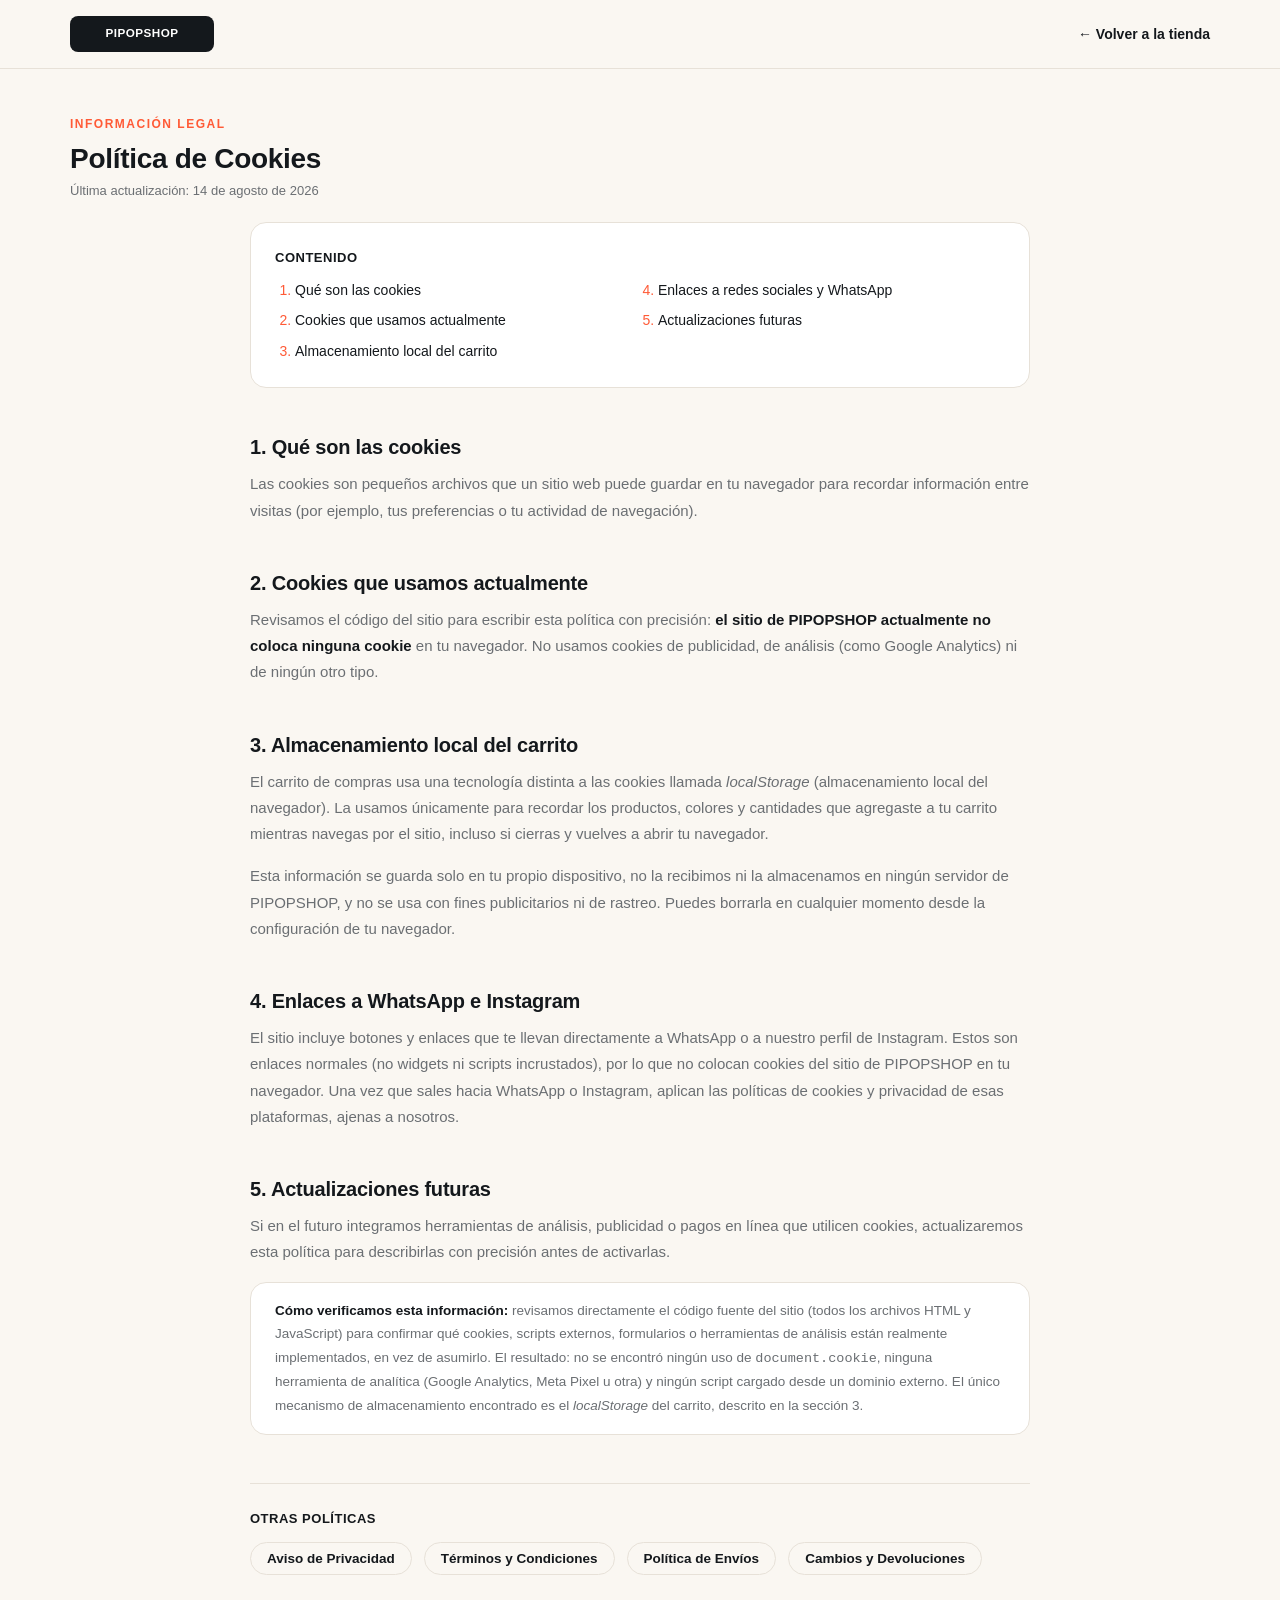
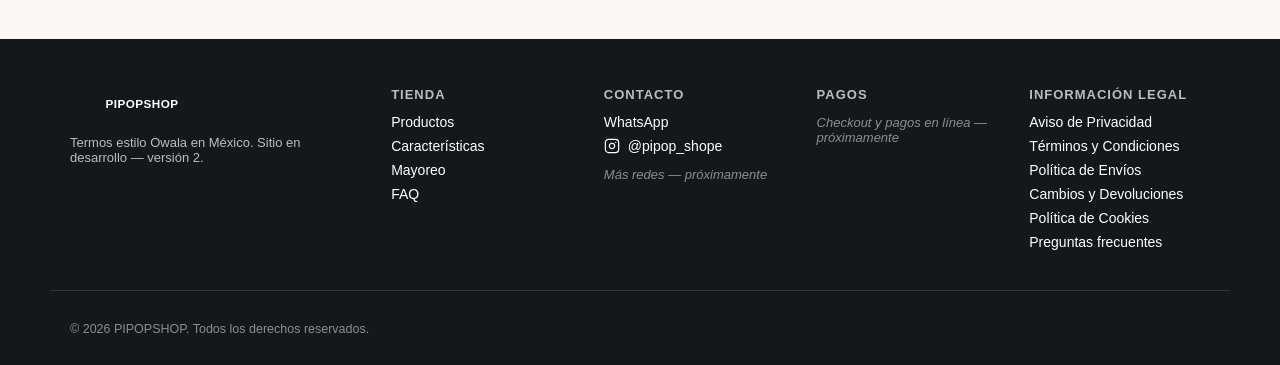
<file: legal/politica-cookies.html>
<!DOCTYPE html>
<html lang="es-MX">
<head>
  <meta charset="UTF-8" />
  <meta name="viewport" content="width=device-width, initial-scale=1.0" />
  <title>Política de Cookies — PIPOPSHOP</title>
  <meta name="description" content="Qué cookies y tecnologías de almacenamiento usa el sitio de PIPOPSHOP." />
  <link rel="stylesheet" href="../css/styles.css" />
</head>
<body>

  <div class="legal-bar">
    <div class="container legal-bar-inner">
      <a href="../index.html" class="brand">
        <img src="../assets/logo/logo-placeholder.svg" alt="PIPOPSHOP" class="brand-logo" />
      </a>
      <a href="../index.html" class="legal-back-link">&larr; Volver a la tienda</a>
    </div>
  </div>

  <section class="legal-hero">
    <div class="container">
      <p class="eyebrow">Información legal</p>
      <h1 class="section-title">Política de Cookies</h1>
      <p class="legal-updated">Última actualización: 14 de agosto de 2026</p>
    </div>
  </section>

  <section class="legal-content">
    <div class="container">

      <div class="legal-toc">
        <p>Contenido</p>
        <ol>
          <li><a href="#que-son">Qué son las cookies</a></li>
          <li><a href="#usamos">Cookies que usamos actualmente</a></li>
          <li><a href="#localstorage">Almacenamiento local del carrito</a></li>
          <li><a href="#terceros">Enlaces a redes sociales y WhatsApp</a></li>
          <li><a href="#futuro">Actualizaciones futuras</a></li>
        </ol>
      </div>

      <h2 id="que-son">1. Qué son las cookies</h2>
      <p>
        Las cookies son pequeños archivos que un sitio web puede guardar en tu navegador para recordar
        información entre visitas (por ejemplo, tus preferencias o tu actividad de navegación).
      </p>

      <h2 id="usamos">2. Cookies que usamos actualmente</h2>
      <p>
        Revisamos el código del sitio para escribir esta política con precisión: <strong>el sitio de
        PIPOPSHOP actualmente no coloca ninguna cookie</strong> en tu navegador. No usamos cookies de
        publicidad, de análisis (como Google Analytics) ni de ningún otro tipo.
      </p>

      <h2 id="localstorage">3. Almacenamiento local del carrito</h2>
      <p>
        El carrito de compras usa una tecnología distinta a las cookies llamada <em>localStorage</em>
        (almacenamiento local del navegador). La usamos únicamente para recordar los productos, colores
        y cantidades que agregaste a tu carrito mientras navegas por el sitio, incluso si cierras y
        vuelves a abrir tu navegador.
      </p>
      <p>
        Esta información se guarda solo en tu propio dispositivo, no la recibimos ni la almacenamos en
        ningún servidor de PIPOPSHOP, y no se usa con fines publicitarios ni de rastreo. Puedes borrarla
        en cualquier momento desde la configuración de tu navegador.
      </p>

      <h2 id="terceros">4. Enlaces a WhatsApp e Instagram</h2>
      <p>
        El sitio incluye botones y enlaces que te llevan directamente a WhatsApp o a nuestro perfil de
        Instagram. Estos son enlaces normales (no widgets ni scripts incrustados), por lo que no colocan
        cookies del sitio de PIPOPSHOP en tu navegador. Una vez que sales hacia WhatsApp o Instagram,
        aplican las políticas de cookies y privacidad de esas plataformas, ajenas a nosotros.
      </p>

      <h2 id="futuro">5. Actualizaciones futuras</h2>
      <p>
        Si en el futuro integramos herramientas de análisis, publicidad o pagos en línea que utilicen
        cookies, actualizaremos esta política para describirlas con precisión antes de activarlas.
      </p>

      <div class="legal-note">
        <p>
          <strong>Cómo verificamos esta información:</strong> revisamos directamente el código fuente del
          sitio (todos los archivos HTML y JavaScript) para confirmar qué cookies, scripts externos,
          formularios o herramientas de análisis están realmente implementados, en vez de asumirlo. El
          resultado: no se encontró ningún uso de <code>document.cookie</code>, ninguna herramienta de
          analítica (Google Analytics, Meta Pixel u otra) y ningún script cargado desde un dominio
          externo. El único mecanismo de almacenamiento encontrado es el <em>localStorage</em> del
          carrito, descrito en la sección 3.
        </p>
      </div>

      <div class="legal-related">
        <p>Otras políticas</p>
        <div class="legal-related-links">
          <a href="aviso-privacidad.html">Aviso de Privacidad</a>
          <a href="terminos-condiciones.html">Términos y Condiciones</a>
          <a href="politica-envios.html">Política de Envíos</a>
          <a href="cambios-devoluciones.html">Cambios y Devoluciones</a>
        </div>
      </div>

    </div>
  </section>

  <footer class="site-footer">
    <div class="container footer-inner">
      <div class="footer-brand">
        <img src="../assets/logo/logo-placeholder.svg" alt="PIPOPSHOP" class="brand-logo" />
        <p>Termos estilo Owala en México. Sitio en desarrollo — versión 2.</p>
      </div>

      <div class="footer-col">
        <h4>Tienda</h4>
        <a href="../index.html#productos">Productos</a>
        <a href="../index.html#caracteristicas">Características</a>
        <a href="../index.html#mayoreo">Mayoreo</a>
        <a href="../index.html#faq">FAQ</a>
      </div>

      <div class="footer-col">
        <h4>Contacto</h4>
        <a href="#" id="footer-whatsapp-link" target="_blank" rel="noopener" style="display:none;">WhatsApp</a>
        <a href="#" id="footer-instagram-link" class="footer-social-link" target="_blank" rel="noopener" style="display:none;">
          <svg width="16" height="16" viewBox="0 0 24 24" fill="none" stroke="currentColor" stroke-width="1.8" stroke-linecap="round" stroke-linejoin="round" xmlns="http://www.w3.org/2000/svg">
            <rect x="2" y="2" width="20" height="20" rx="5"/>
            <path d="M16 11.37A4 4 0 1 1 12.63 8 4 4 0 0 1 16 11.37Z"/>
            <line x1="17.5" y1="6.5" x2="17.51" y2="6.5"/>
          </svg>
          <span id="footer-instagram-handle">Instagram</span>
        </a>
        <p class="pending-text">Más redes — próximamente</p>
      </div>

      <div class="footer-col">
        <h4>Pagos</h4>
        <p class="pending-text">Checkout y pagos en línea — próximamente</p>
      </div>

      <div class="footer-col">
        <h4>Información legal</h4>
        <a href="aviso-privacidad.html">Aviso de Privacidad</a>
        <a href="terminos-condiciones.html">Términos y Condiciones</a>
        <a href="politica-envios.html">Política de Envíos</a>
        <a href="cambios-devoluciones.html">Cambios y Devoluciones</a>
        <a href="politica-cookies.html">Política de Cookies</a>
        <a href="../index.html#faq">Preguntas frecuentes</a>
      </div>
    </div>
    <div class="container footer-bottom">
      <p>&copy; 2026 PIPOPSHOP. Todos los derechos reservados.</p>
    </div>
  </footer>

  <script src="../js/data/futureIntegrations.js"></script>
  <script src="../js/legal.js"></script>
</body>
</html>
</file>
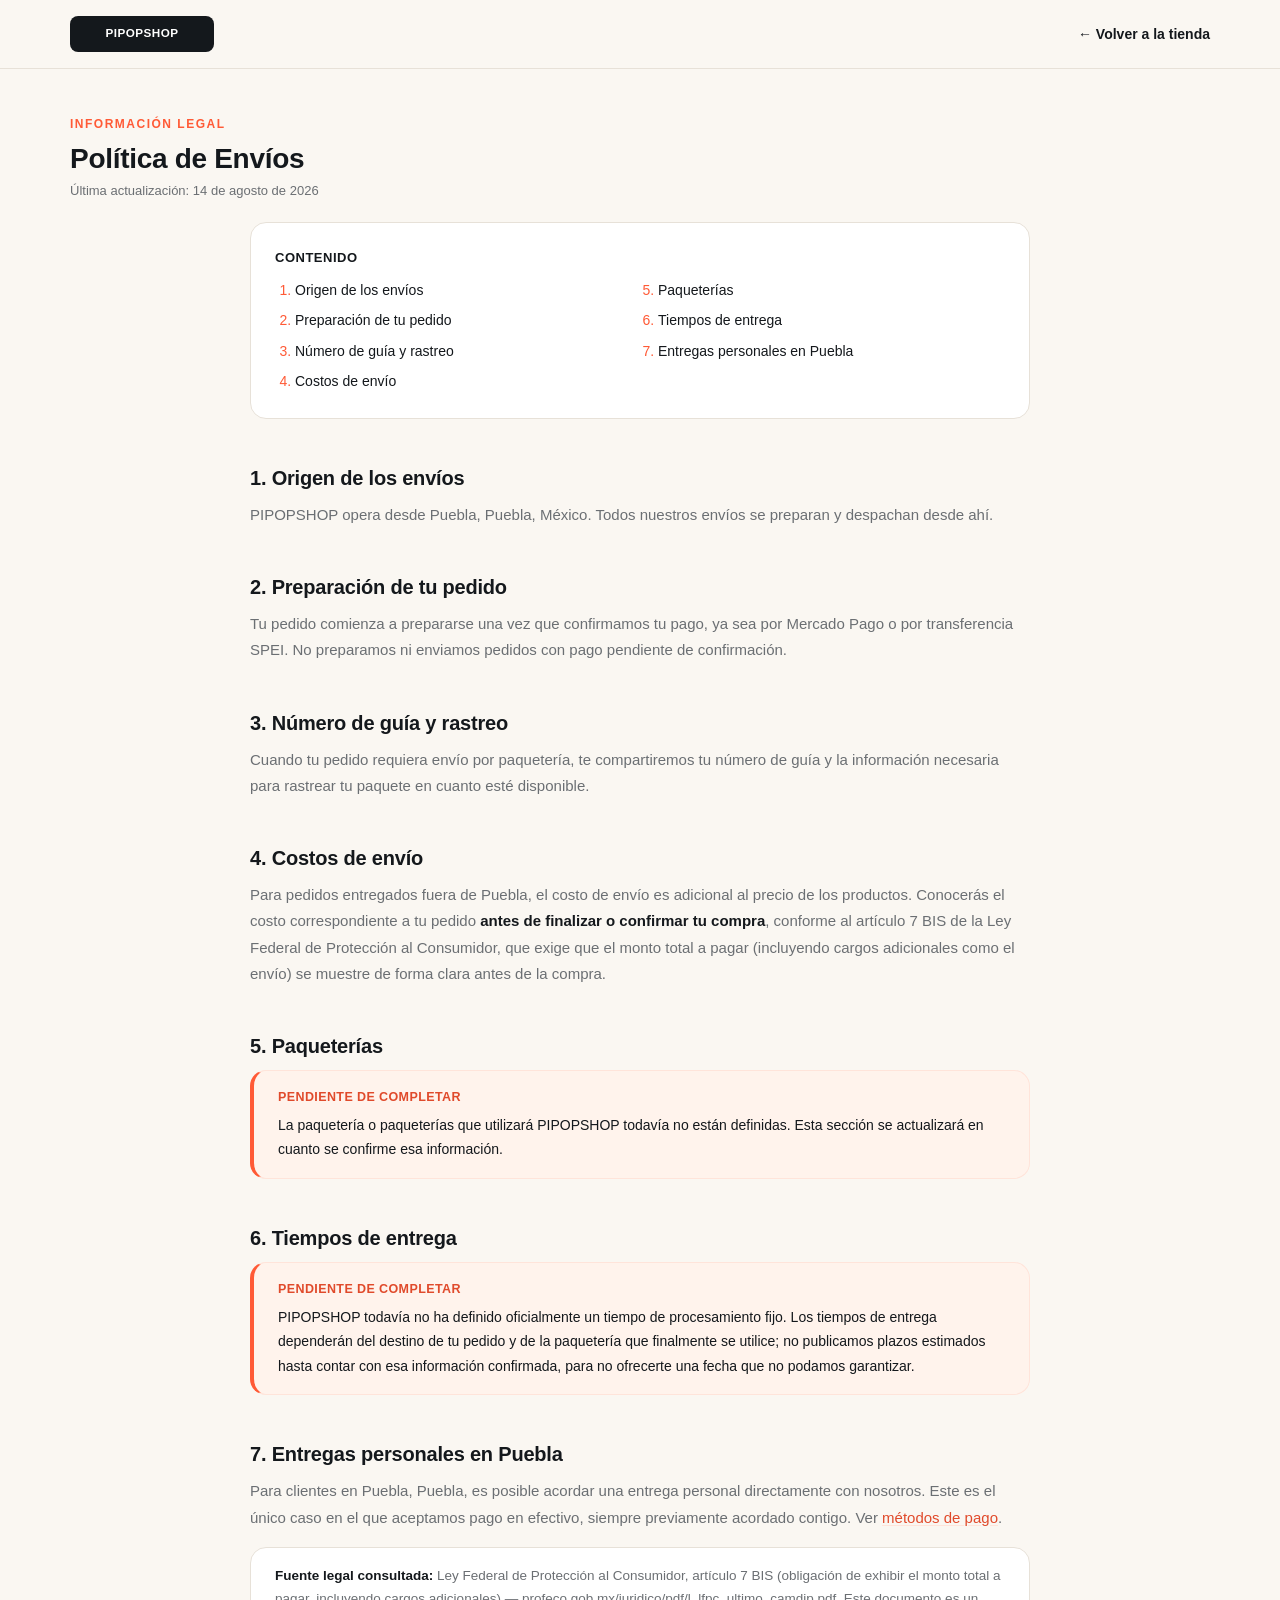
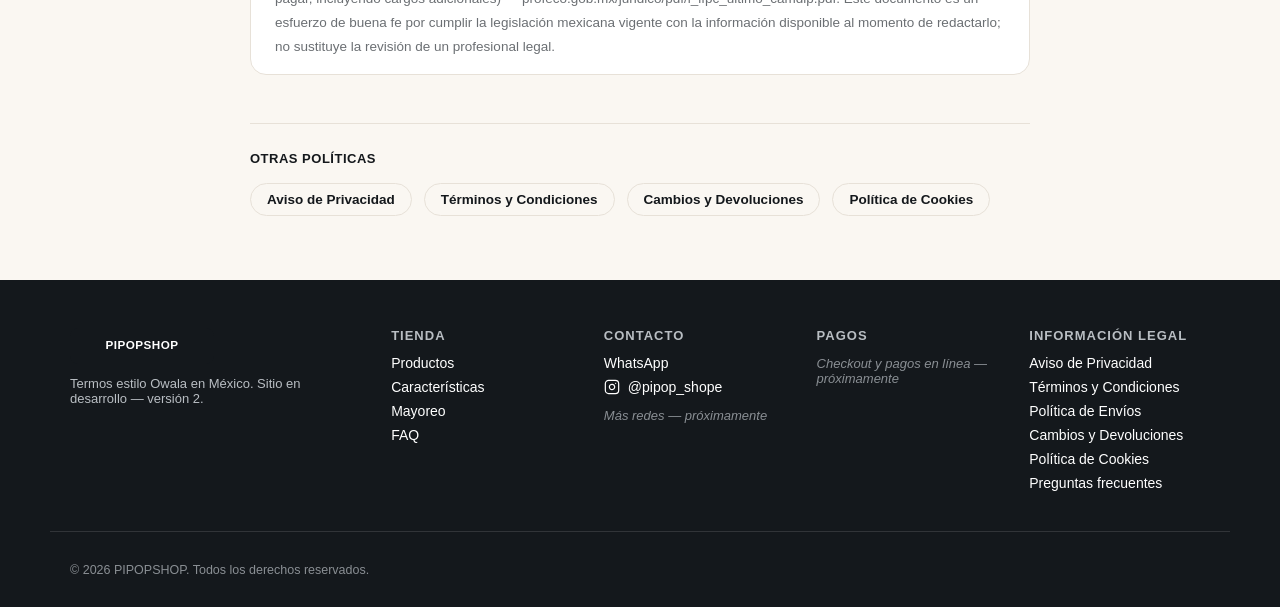
<file: legal/politica-envios.html>
<!DOCTYPE html>
<html lang="es-MX">
<head>
  <meta charset="UTF-8" />
  <meta name="viewport" content="width=device-width, initial-scale=1.0" />
  <title>Política de Envíos — PIPOPSHOP</title>
  <meta name="description" content="Cómo funcionan los envíos de PIPOPSHOP desde Puebla, Puebla: preparación de pedidos, guía de rastreo y costos de envío." />
  <link rel="stylesheet" href="../css/styles.css" />
</head>
<body>

  <div class="legal-bar">
    <div class="container legal-bar-inner">
      <a href="../index.html" class="brand">
        <img src="../assets/logo/logo-placeholder.svg" alt="PIPOPSHOP" class="brand-logo" />
      </a>
      <a href="../index.html" class="legal-back-link">&larr; Volver a la tienda</a>
    </div>
  </div>

  <section class="legal-hero">
    <div class="container">
      <p class="eyebrow">Información legal</p>
      <h1 class="section-title">Política de Envíos</h1>
      <p class="legal-updated">Última actualización: 14 de agosto de 2026</p>
    </div>
  </section>

  <section class="legal-content">
    <div class="container">

      <div class="legal-toc">
        <p>Contenido</p>
        <ol>
          <li><a href="#origen">Origen de los envíos</a></li>
          <li><a href="#preparacion">Preparación de tu pedido</a></li>
          <li><a href="#guia">Número de guía y rastreo</a></li>
          <li><a href="#costos">Costos de envío</a></li>
          <li><a href="#paqueterias">Paqueterías</a></li>
          <li><a href="#tiempos">Tiempos de entrega</a></li>
          <li><a href="#entrega-personal">Entregas personales en Puebla</a></li>
        </ol>
      </div>

      <h2 id="origen">1. Origen de los envíos</h2>
      <p>PIPOPSHOP opera desde Puebla, Puebla, México. Todos nuestros envíos se preparan y despachan desde ahí.</p>

      <h2 id="preparacion">2. Preparación de tu pedido</h2>
      <p>
        Tu pedido comienza a prepararse una vez que confirmamos tu pago, ya sea por Mercado Pago o por
        transferencia SPEI. No preparamos ni enviamos pedidos con pago pendiente de confirmación.
      </p>

      <h2 id="guia">3. Número de guía y rastreo</h2>
      <p>
        Cuando tu pedido requiera envío por paquetería, te compartiremos tu número de guía y la
        información necesaria para rastrear tu paquete en cuanto esté disponible.
      </p>

      <h2 id="costos">4. Costos de envío</h2>
      <p>
        Para pedidos entregados fuera de Puebla, el costo de envío es adicional al precio de los
        productos. Conocerás el costo correspondiente a tu pedido <strong>antes de finalizar o confirmar
        tu compra</strong>, conforme al artículo 7 BIS de la Ley Federal de Protección al Consumidor, que
        exige que el monto total a pagar (incluyendo cargos adicionales como el envío) se muestre de
        forma clara antes de la compra.
      </p>

      <h2 id="paqueterias">5. Paqueterías</h2>
      <div class="legal-pending">
        <p><strong>Pendiente de completar</strong>
        La paquetería o paqueterías que utilizará PIPOPSHOP todavía no están definidas. Esta sección se
        actualizará en cuanto se confirme esa información.</p>
      </div>

      <h2 id="tiempos">6. Tiempos de entrega</h2>
      <div class="legal-pending">
        <p><strong>Pendiente de completar</strong>
        PIPOPSHOP todavía no ha definido oficialmente un tiempo de procesamiento fijo. Los tiempos de
        entrega dependerán del destino de tu pedido y de la paquetería que finalmente se utilice; no
        publicamos plazos estimados hasta contar con esa información confirmada, para no ofrecerte una
        fecha que no podamos garantizar.</p>
      </div>

      <h2 id="entrega-personal">7. Entregas personales en Puebla</h2>
      <p>
        Para clientes en Puebla, Puebla, es posible acordar una entrega personal directamente con
        nosotros. Este es el único caso en el que aceptamos pago en efectivo, siempre previamente
        acordado contigo. Ver <a href="terminos-condiciones.html#pagos">métodos de pago</a>.
      </p>

      <div class="legal-note">
        <p>
          <strong>Fuente legal consultada:</strong> Ley Federal de Protección al Consumidor, artículo 7
          BIS (obligación de exhibir el monto total a pagar, incluyendo cargos adicionales) —
          profeco.gob.mx/juridico/pdf/l_lfpc_ultimo_camdip.pdf. Este documento es un esfuerzo de buena fe
          por cumplir la legislación mexicana vigente con la información disponible al momento de
          redactarlo; no sustituye la revisión de un profesional legal.
        </p>
      </div>

      <div class="legal-related">
        <p>Otras políticas</p>
        <div class="legal-related-links">
          <a href="aviso-privacidad.html">Aviso de Privacidad</a>
          <a href="terminos-condiciones.html">Términos y Condiciones</a>
          <a href="cambios-devoluciones.html">Cambios y Devoluciones</a>
          <a href="politica-cookies.html">Política de Cookies</a>
        </div>
      </div>

    </div>
  </section>

  <footer class="site-footer">
    <div class="container footer-inner">
      <div class="footer-brand">
        <img src="../assets/logo/logo-placeholder.svg" alt="PIPOPSHOP" class="brand-logo" />
        <p>Termos estilo Owala en México. Sitio en desarrollo — versión 2.</p>
      </div>

      <div class="footer-col">
        <h4>Tienda</h4>
        <a href="../index.html#productos">Productos</a>
        <a href="../index.html#caracteristicas">Características</a>
        <a href="../index.html#mayoreo">Mayoreo</a>
        <a href="../index.html#faq">FAQ</a>
      </div>

      <div class="footer-col">
        <h4>Contacto</h4>
        <a href="#" id="footer-whatsapp-link" target="_blank" rel="noopener" style="display:none;">WhatsApp</a>
        <a href="#" id="footer-instagram-link" class="footer-social-link" target="_blank" rel="noopener" style="display:none;">
          <svg width="16" height="16" viewBox="0 0 24 24" fill="none" stroke="currentColor" stroke-width="1.8" stroke-linecap="round" stroke-linejoin="round" xmlns="http://www.w3.org/2000/svg">
            <rect x="2" y="2" width="20" height="20" rx="5"/>
            <path d="M16 11.37A4 4 0 1 1 12.63 8 4 4 0 0 1 16 11.37Z"/>
            <line x1="17.5" y1="6.5" x2="17.51" y2="6.5"/>
          </svg>
          <span id="footer-instagram-handle">Instagram</span>
        </a>
        <p class="pending-text">Más redes — próximamente</p>
      </div>

      <div class="footer-col">
        <h4>Pagos</h4>
        <p class="pending-text">Checkout y pagos en línea — próximamente</p>
      </div>

      <div class="footer-col">
        <h4>Información legal</h4>
        <a href="aviso-privacidad.html">Aviso de Privacidad</a>
        <a href="terminos-condiciones.html">Términos y Condiciones</a>
        <a href="politica-envios.html">Política de Envíos</a>
        <a href="cambios-devoluciones.html">Cambios y Devoluciones</a>
        <a href="politica-cookies.html">Política de Cookies</a>
        <a href="../index.html#faq">Preguntas frecuentes</a>
      </div>
    </div>
    <div class="container footer-bottom">
      <p>&copy; 2026 PIPOPSHOP. Todos los derechos reservados.</p>
    </div>
  </footer>

  <script src="../js/data/futureIntegrations.js"></script>
  <script src="../js/legal.js"></script>
</body>
</html>
</file>
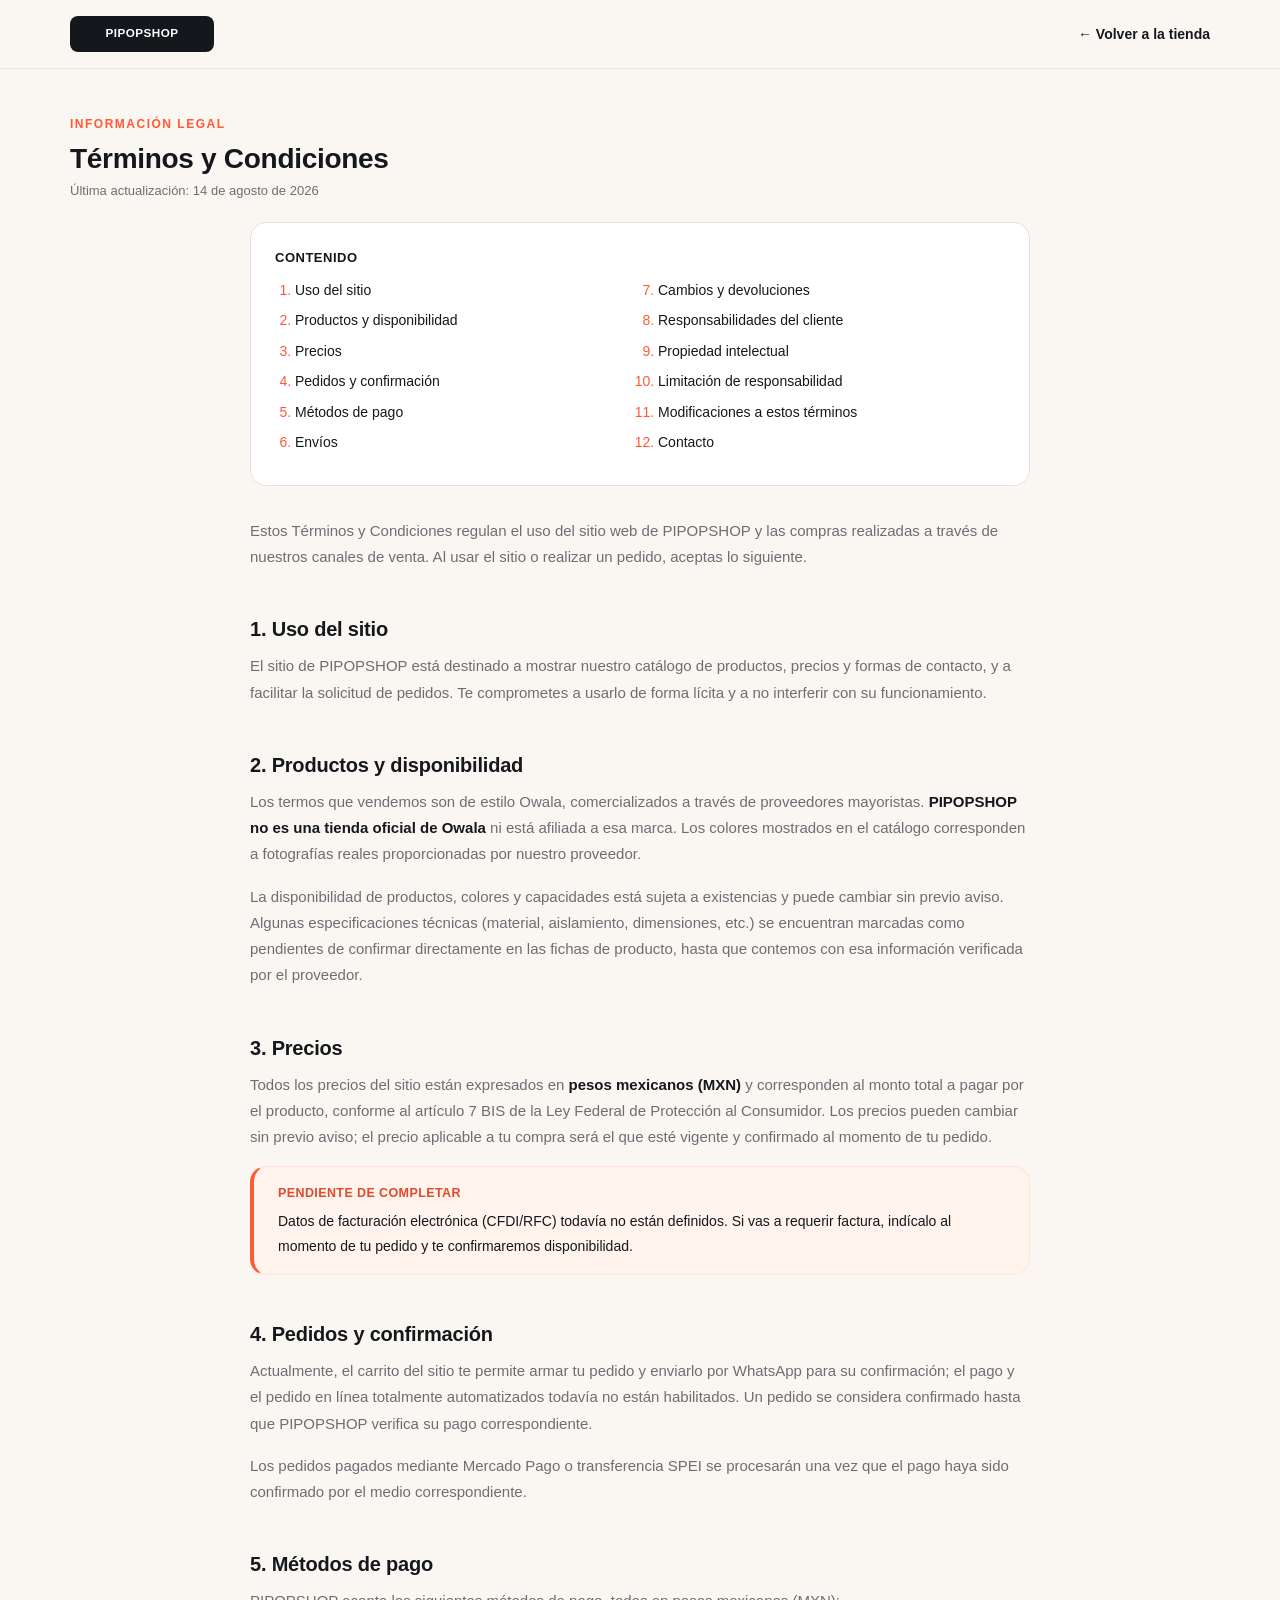
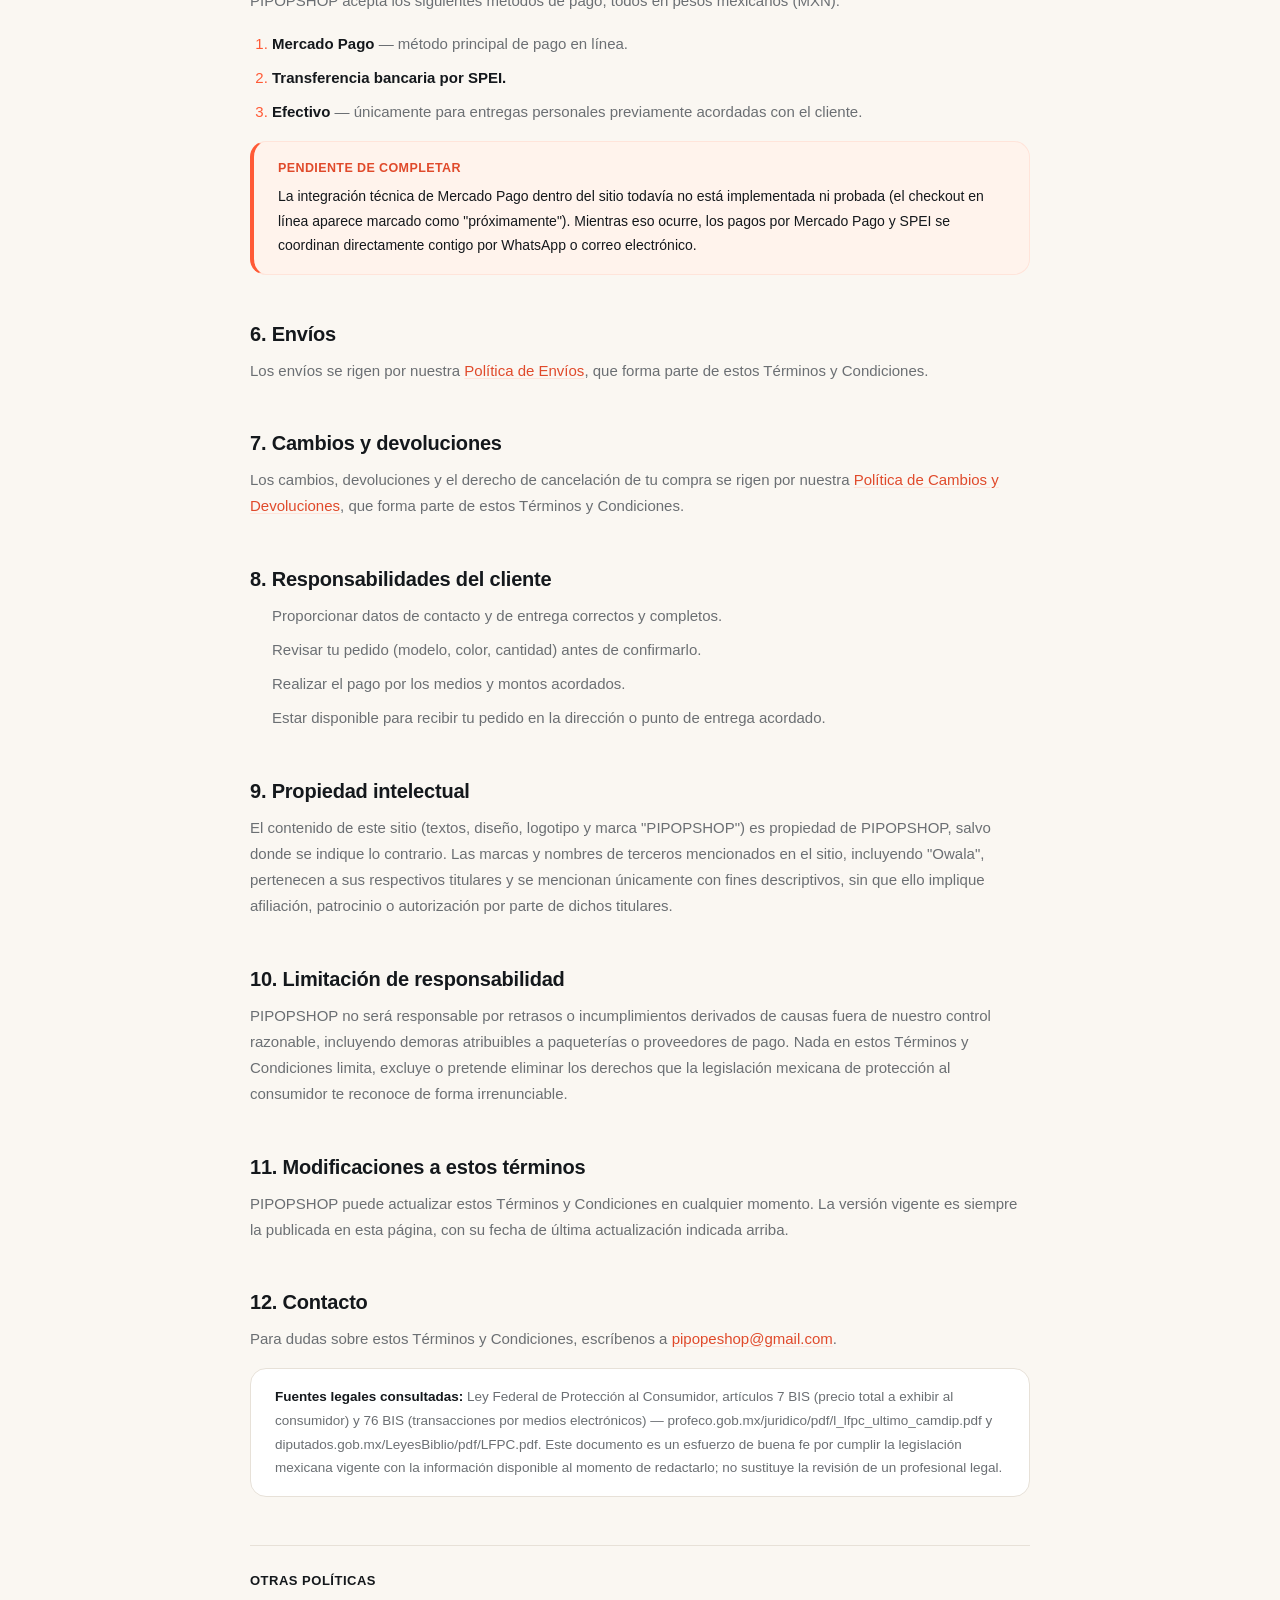
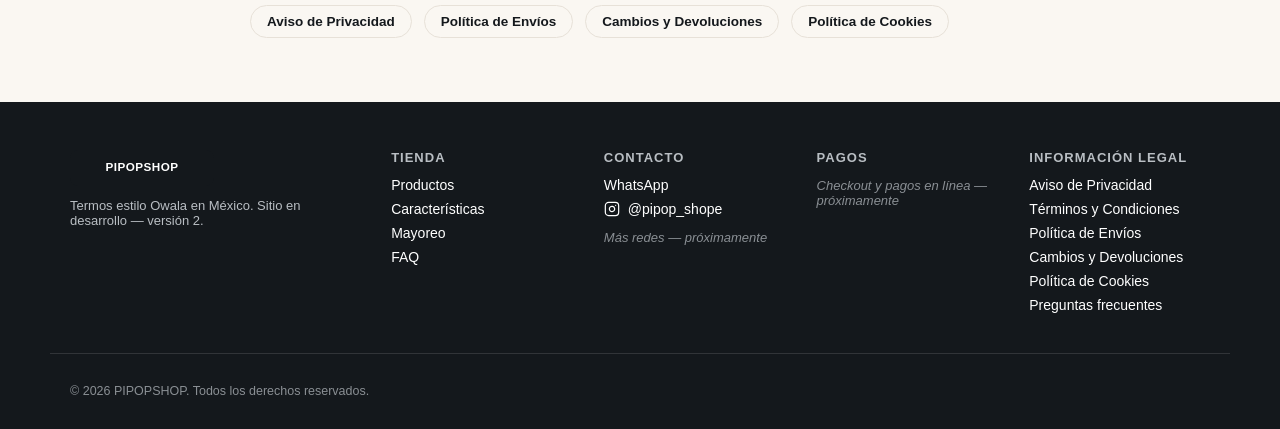
<file: legal/terminos-condiciones.html>
<!DOCTYPE html>
<html lang="es-MX">
<head>
  <meta charset="UTF-8" />
  <meta name="viewport" content="width=device-width, initial-scale=1.0" />
  <title>Términos y Condiciones — PIPOPSHOP</title>
  <meta name="description" content="Términos y Condiciones de uso y compra en PIPOPSHOP: precios en MXN, pedidos, métodos de pago, propiedad intelectual y responsabilidades." />
  <link rel="stylesheet" href="../css/styles.css" />
</head>
<body>

  <div class="legal-bar">
    <div class="container legal-bar-inner">
      <a href="../index.html" class="brand">
        <img src="../assets/logo/logo-placeholder.svg" alt="PIPOPSHOP" class="brand-logo" />
      </a>
      <a href="../index.html" class="legal-back-link">&larr; Volver a la tienda</a>
    </div>
  </div>

  <section class="legal-hero">
    <div class="container">
      <p class="eyebrow">Información legal</p>
      <h1 class="section-title">Términos y Condiciones</h1>
      <p class="legal-updated">Última actualización: 14 de agosto de 2026</p>
    </div>
  </section>

  <section class="legal-content">
    <div class="container">

      <div class="legal-toc">
        <p>Contenido</p>
        <ol>
          <li><a href="#uso">Uso del sitio</a></li>
          <li><a href="#productos">Productos y disponibilidad</a></li>
          <li><a href="#precios">Precios</a></li>
          <li><a href="#pedidos">Pedidos y confirmación</a></li>
          <li><a href="#pagos">Métodos de pago</a></li>
          <li><a href="#envios">Envíos</a></li>
          <li><a href="#cambios">Cambios y devoluciones</a></li>
          <li><a href="#responsabilidades">Responsabilidades del cliente</a></li>
          <li><a href="#propiedad">Propiedad intelectual</a></li>
          <li><a href="#limitacion">Limitación de responsabilidad</a></li>
          <li><a href="#modificaciones">Modificaciones a estos términos</a></li>
          <li><a href="#contacto">Contacto</a></li>
        </ol>
      </div>

      <p>
        Estos Términos y Condiciones regulan el uso del sitio web de PIPOPSHOP y las compras realizadas
        a través de nuestros canales de venta. Al usar el sitio o realizar un pedido, aceptas lo
        siguiente.
      </p>

      <h2 id="uso">1. Uso del sitio</h2>
      <p>
        El sitio de PIPOPSHOP está destinado a mostrar nuestro catálogo de productos, precios y formas
        de contacto, y a facilitar la solicitud de pedidos. Te comprometes a usarlo de forma lícita y a
        no interferir con su funcionamiento.
      </p>

      <h2 id="productos">2. Productos y disponibilidad</h2>
      <p>
        Los termos que vendemos son de estilo Owala, comercializados a través de proveedores mayoristas.
        <strong>PIPOPSHOP no es una tienda oficial de Owala</strong> ni está afiliada a esa marca. Los
        colores mostrados en el catálogo corresponden a fotografías reales proporcionadas por nuestro
        proveedor.
      </p>
      <p>
        La disponibilidad de productos, colores y capacidades está sujeta a existencias y puede cambiar
        sin previo aviso. Algunas especificaciones técnicas (material, aislamiento, dimensiones, etc.)
        se encuentran marcadas como pendientes de confirmar directamente en las fichas de producto,
        hasta que contemos con esa información verificada por el proveedor.
      </p>

      <h2 id="precios">3. Precios</h2>
      <p>
        Todos los precios del sitio están expresados en <strong>pesos mexicanos (MXN)</strong> y
        corresponden al monto total a pagar por el producto, conforme al artículo 7 BIS de la Ley
        Federal de Protección al Consumidor. Los precios pueden cambiar sin previo aviso; el precio
        aplicable a tu compra será el que esté vigente y confirmado al momento de tu pedido.
      </p>
      <div class="legal-pending">
        <p><strong>Pendiente de completar</strong>
        Datos de facturación electrónica (CFDI/RFC) todavía no están definidos. Si vas a requerir
        factura, indícalo al momento de tu pedido y te confirmaremos disponibilidad.</p>
      </div>

      <h2 id="pedidos">4. Pedidos y confirmación</h2>
      <p>
        Actualmente, el carrito del sitio te permite armar tu pedido y enviarlo por WhatsApp para su
        confirmación; el pago y el pedido en línea totalmente automatizados todavía no están
        habilitados. Un pedido se considera confirmado hasta que PIPOPSHOP verifica su pago
        correspondiente.
      </p>
      <p>
        Los pedidos pagados mediante Mercado Pago o transferencia SPEI se procesarán una vez que el pago
        haya sido confirmado por el medio correspondiente.
      </p>

      <h2 id="pagos">5. Métodos de pago</h2>
      <p>PIPOPSHOP acepta los siguientes métodos de pago, todos en pesos mexicanos (MXN):</p>
      <ol>
        <li><strong>Mercado Pago</strong> — método principal de pago en línea.</li>
        <li><strong>Transferencia bancaria por SPEI.</strong></li>
        <li><strong>Efectivo</strong> — únicamente para entregas personales previamente acordadas con el cliente.</li>
      </ol>
      <div class="legal-pending">
        <p><strong>Pendiente de completar</strong>
        La integración técnica de Mercado Pago dentro del sitio todavía no está implementada ni probada
        (el checkout en línea aparece marcado como "próximamente"). Mientras eso ocurre, los pagos por
        Mercado Pago y SPEI se coordinan directamente contigo por WhatsApp o correo electrónico.</p>
      </div>

      <h2 id="envios">6. Envíos</h2>
      <p>
        Los envíos se rigen por nuestra <a href="politica-envios.html">Política de Envíos</a>, que forma
        parte de estos Términos y Condiciones.
      </p>

      <h2 id="cambios">7. Cambios y devoluciones</h2>
      <p>
        Los cambios, devoluciones y el derecho de cancelación de tu compra se rigen por nuestra
        <a href="cambios-devoluciones.html">Política de Cambios y Devoluciones</a>, que forma parte de
        estos Términos y Condiciones.
      </p>

      <h2 id="responsabilidades">8. Responsabilidades del cliente</h2>
      <ul>
        <li>Proporcionar datos de contacto y de entrega correctos y completos.</li>
        <li>Revisar tu pedido (modelo, color, cantidad) antes de confirmarlo.</li>
        <li>Realizar el pago por los medios y montos acordados.</li>
        <li>Estar disponible para recibir tu pedido en la dirección o punto de entrega acordado.</li>
      </ul>

      <h2 id="propiedad">9. Propiedad intelectual</h2>
      <p>
        El contenido de este sitio (textos, diseño, logotipo y marca "PIPOPSHOP") es propiedad de
        PIPOPSHOP, salvo donde se indique lo contrario. Las marcas y nombres de terceros mencionados en
        el sitio, incluyendo "Owala", pertenecen a sus respectivos titulares y se mencionan únicamente
        con fines descriptivos, sin que ello implique afiliación, patrocinio o autorización por parte de
        dichos titulares.
      </p>

      <h2 id="limitacion">10. Limitación de responsabilidad</h2>
      <p>
        PIPOPSHOP no será responsable por retrasos o incumplimientos derivados de causas fuera de
        nuestro control razonable, incluyendo demoras atribuibles a paqueterías o proveedores de pago.
        Nada en estos Términos y Condiciones limita, excluye o pretende eliminar los derechos que la
        legislación mexicana de protección al consumidor te reconoce de forma irrenunciable.
      </p>

      <h2 id="modificaciones">11. Modificaciones a estos términos</h2>
      <p>
        PIPOPSHOP puede actualizar estos Términos y Condiciones en cualquier momento. La versión vigente
        es siempre la publicada en esta página, con su fecha de última actualización indicada arriba.
      </p>

      <h2 id="contacto">12. Contacto</h2>
      <p>
        Para dudas sobre estos Términos y Condiciones, escríbenos a
        <a href="mailto:pipopeshop@gmail.com">pipopeshop@gmail.com</a>.
      </p>

      <div class="legal-note">
        <p>
          <strong>Fuentes legales consultadas:</strong> Ley Federal de Protección al Consumidor,
          artículos 7 BIS (precio total a exhibir al consumidor) y 76 BIS (transacciones por medios
          electrónicos) — profeco.gob.mx/juridico/pdf/l_lfpc_ultimo_camdip.pdf y
          diputados.gob.mx/LeyesBiblio/pdf/LFPC.pdf. Este documento es un esfuerzo de buena fe por
          cumplir la legislación mexicana vigente con la información disponible al momento de
          redactarlo; no sustituye la revisión de un profesional legal.
        </p>
      </div>

      <div class="legal-related">
        <p>Otras políticas</p>
        <div class="legal-related-links">
          <a href="aviso-privacidad.html">Aviso de Privacidad</a>
          <a href="politica-envios.html">Política de Envíos</a>
          <a href="cambios-devoluciones.html">Cambios y Devoluciones</a>
          <a href="politica-cookies.html">Política de Cookies</a>
        </div>
      </div>

    </div>
  </section>

  <footer class="site-footer">
    <div class="container footer-inner">
      <div class="footer-brand">
        <img src="../assets/logo/logo-placeholder.svg" alt="PIPOPSHOP" class="brand-logo" />
        <p>Termos estilo Owala en México. Sitio en desarrollo — versión 2.</p>
      </div>

      <div class="footer-col">
        <h4>Tienda</h4>
        <a href="../index.html#productos">Productos</a>
        <a href="../index.html#caracteristicas">Características</a>
        <a href="../index.html#mayoreo">Mayoreo</a>
        <a href="../index.html#faq">FAQ</a>
      </div>

      <div class="footer-col">
        <h4>Contacto</h4>
        <a href="#" id="footer-whatsapp-link" target="_blank" rel="noopener" style="display:none;">WhatsApp</a>
        <a href="#" id="footer-instagram-link" class="footer-social-link" target="_blank" rel="noopener" style="display:none;">
          <svg width="16" height="16" viewBox="0 0 24 24" fill="none" stroke="currentColor" stroke-width="1.8" stroke-linecap="round" stroke-linejoin="round" xmlns="http://www.w3.org/2000/svg">
            <rect x="2" y="2" width="20" height="20" rx="5"/>
            <path d="M16 11.37A4 4 0 1 1 12.63 8 4 4 0 0 1 16 11.37Z"/>
            <line x1="17.5" y1="6.5" x2="17.51" y2="6.5"/>
          </svg>
          <span id="footer-instagram-handle">Instagram</span>
        </a>
        <p class="pending-text">Más redes — próximamente</p>
      </div>

      <div class="footer-col">
        <h4>Pagos</h4>
        <p class="pending-text">Checkout y pagos en línea — próximamente</p>
      </div>

      <div class="footer-col">
        <h4>Información legal</h4>
        <a href="aviso-privacidad.html">Aviso de Privacidad</a>
        <a href="terminos-condiciones.html">Términos y Condiciones</a>
        <a href="politica-envios.html">Política de Envíos</a>
        <a href="cambios-devoluciones.html">Cambios y Devoluciones</a>
        <a href="politica-cookies.html">Política de Cookies</a>
        <a href="../index.html#faq">Preguntas frecuentes</a>
      </div>
    </div>
    <div class="container footer-bottom">
      <p>&copy; 2026 PIPOPSHOP. Todos los derechos reservados.</p>
    </div>
  </footer>

  <script src="../js/data/futureIntegrations.js"></script>
  <script src="../js/legal.js"></script>
</body>
</html>
</file>
<file: css/styles.css>
/* ============================================================================
   PIPOPSHOP — ESTILOS
   Enfoque mobile-first. Breakpoints principales: 600px (tablet), 700px
   (tabla/tarjetas mayoreo), 900px (laptop), 1200px (desktop grande).
   ============================================================================ */

:root {
  --color-ink: #14181C;
  --color-cream: #FAF7F2;
  --color-cream-alt: #FFF3EC;
  --color-coral: #FF5A36;
  --color-coral-dark: #E04A2B;
  --color-coral-light: #FFE4DA;
  --color-mint: #25A251;
  --color-mint-light: #E9F7EE;
  --color-border: #E7E1D8;
  --color-muted: #6B6F73;
  --color-whatsapp: #25D366;
  --color-whatsapp-dark: #1DA851;

  --radius-lg: 24px;
  --radius-md: 16px;
  --radius-sm: 10px;
  --radius-xl: 32px;

  --space-1: 4px;
  --space-2: 8px;
  --space-3: 12px;
  --space-4: 16px;
  --space-5: 24px;
  --space-6: 32px;
  --space-7: 48px;
  --space-8: 64px;

  --shadow-sm: 0 2px 8px rgba(20, 24, 28, 0.06);
  --shadow-card: 0 8px 24px rgba(20, 24, 28, 0.08);
  --shadow-card-hover: 0 16px 36px rgba(20, 24, 28, 0.14);
  --shadow-lg: 0 20px 48px rgba(20, 24, 28, 0.16);

  --ease: cubic-bezier(0.22, 1, 0.36, 1);
  --duration-fast: 0.18s;
  --duration-base: 0.32s;
  --duration-slow: 0.5s;

  --font-base: "Segoe UI", Roboto, "Helvetica Neue", Arial, sans-serif;
}

* {
  box-sizing: border-box;
}

html {
  scroll-behavior: smooth;
}

body {
  margin: 0;
  font-family: var(--font-base);
  color: var(--color-ink);
  background: var(--color-cream);
  -webkit-font-smoothing: antialiased;
}

img {
  max-width: 100%;
  display: block;
}

a {
  color: inherit;
  text-decoration: none;
}

ul {
  margin: 0;
  padding: 0;
  list-style: none;
}

.container {
  width: 100%;
  max-width: 1180px;
  margin: 0 auto;
  padding: 0 20px;
}

section {
  scroll-margin-top: 84px;
}

.btn {
  display: inline-flex;
  align-items: center;
  justify-content: center;
  padding: 14px 28px;
  border-radius: 999px;
  border: none;
  font-size: 16px;
  font-weight: 600;
  cursor: pointer;
  transition: transform var(--duration-fast) var(--ease),
    box-shadow var(--duration-fast) var(--ease),
    opacity var(--duration-fast) var(--ease),
    background var(--duration-fast) var(--ease);
}

.btn-primary {
  background: var(--color-coral);
  color: #fff;
  box-shadow: 0 10px 24px rgba(255, 90, 54, 0.35);
}

.btn-primary:hover {
  background: var(--color-coral-dark);
  transform: translateY(-2px);
  box-shadow: 0 14px 30px rgba(255, 90, 54, 0.4);
}

.btn-whatsapp {
  background: var(--color-whatsapp);
  color: #fff;
  box-shadow: 0 10px 24px rgba(37, 211, 102, 0.35);
}

.btn-whatsapp:hover {
  background: var(--color-whatsapp-dark);
  transform: translateY(-2px);
  box-shadow: 0 14px 30px rgba(37, 211, 102, 0.4);
}

.btn-whatsapp svg {
  flex-shrink: 0;
}

.btn:disabled {
  opacity: 0.5;
  cursor: not-allowed;
  box-shadow: none;
  transform: none;
}

.btn-block {
  width: 100%;
}

.section-title {
  font-size: 28px;
  margin: 0 0 8px;
  letter-spacing: -0.3px;
}

.section-subtitle {
  color: var(--color-muted);
  margin: 0 0 32px;
  font-size: 15px;
  max-width: 60ch;
}

.pending-text {
  color: var(--color-muted);
  font-style: italic;
}

.pending-text.small {
  font-size: 13px;
}

/* ---- Animación de aparición al hacer scroll ---- */

.reveal {
  opacity: 0;
  transform: translateY(18px);
  transition: opacity var(--duration-slow) var(--ease),
    transform var(--duration-slow) var(--ease);
}

.reveal.is-visible {
  opacity: 1;
  transform: translateY(0);
}

.reveal-stagger.is-visible > * {
  transition-delay: calc(var(--reveal-index, 0) * 70ms);
}

/* ============================== HEADER ============================== */

.site-header {
  position: sticky;
  top: 0;
  z-index: 40;
  background: rgba(250, 247, 242, 0.92);
  backdrop-filter: blur(8px);
  border-bottom: 1px solid var(--color-border);
  transition: box-shadow var(--duration-fast) var(--ease);
}

.site-header.is-scrolled {
  box-shadow: var(--shadow-sm);
}

.header-inner {
  display: flex;
  align-items: center;
  justify-content: space-between;
  height: 68px;
}

.brand-logo {
  height: 36px;
  width: auto;
}

.main-nav {
  display: none;
}

.nav-link {
  font-weight: 600;
  font-size: 15px;
  padding: 8px 0;
  position: relative;
}

.nav-link::after {
  content: "";
  position: absolute;
  left: 0;
  right: 100%;
  bottom: 2px;
  height: 2px;
  background: var(--color-coral);
  transition: right var(--duration-base) var(--ease);
}

.nav-link:hover::after {
  right: 0;
}

.header-actions {
  display: flex;
  align-items: center;
  gap: 12px;
}

.social-icons {
  display: flex;
  align-items: center;
  gap: 8px;
}

.icon-link {
  display: flex;
  align-items: center;
  justify-content: center;
  width: 38px;
  height: 38px;
  border-radius: 999px;
  border: 1px solid var(--color-border);
  color: var(--color-ink);
  transition: border-color var(--duration-fast) var(--ease), transform var(--duration-fast) var(--ease), color var(--duration-fast) var(--ease);
}

.icon-link:hover {
  border-color: var(--color-coral);
  color: var(--color-coral);
  transform: translateY(-1px);
}

.cart-toggle {
  display: flex;
  align-items: center;
  gap: 8px;
  background: transparent;
  border: 1px solid var(--color-border);
  padding: 8px 14px;
  border-radius: 999px;
  cursor: pointer;
  font-weight: 600;
  font-size: 14px;
  color: var(--color-ink);
  position: relative;
  transition: border-color var(--duration-fast) var(--ease), transform var(--duration-fast) var(--ease);
}

.cart-toggle:hover {
  border-color: var(--color-coral);
  transform: translateY(-1px);
}

.cart-toggle span:nth-child(2) {
  display: none;
}

.cart-count {
  background: var(--color-coral);
  color: #fff;
  font-size: 12px;
  min-width: 18px;
  height: 18px;
  border-radius: 999px;
  display: inline-flex;
  align-items: center;
  justify-content: center;
  padding: 0 4px;
  transition: transform var(--duration-fast) var(--ease);
}

.cart-count.bump {
  transform: scale(1.35);
}

.menu-toggle {
  display: flex;
  flex-direction: column;
  justify-content: center;
  gap: 5px;
  width: 40px;
  height: 40px;
  background: transparent;
  border: 1px solid var(--color-border);
  border-radius: 10px;
  cursor: pointer;
}

.menu-toggle span {
  display: block;
  height: 2px;
  width: 18px;
  margin: 0 auto;
  background: var(--color-ink);
  transition: transform 0.2s ease, opacity 0.2s ease;
}

.menu-toggle.open span:nth-child(1) {
  transform: translateY(7px) rotate(45deg);
}
.menu-toggle.open span:nth-child(2) {
  opacity: 0;
}
.menu-toggle.open span:nth-child(3) {
  transform: translateY(-7px) rotate(-45deg);
}

.main-nav.open {
  display: flex;
  flex-direction: column;
  position: absolute;
  top: 68px;
  left: 0;
  right: 0;
  background: var(--color-cream);
  padding: 16px 20px 24px;
  border-bottom: 1px solid var(--color-border);
  gap: 4px;
  box-shadow: var(--shadow-sm);
}

/* ============================== HERO ============================== */

.hero {
  padding: 40px 0 56px;
  background: radial-gradient(120% 100% at 100% 0%, var(--color-cream-alt) 0%, var(--color-cream) 55%);
}

.hero-inner {
  display: flex;
  flex-direction: column-reverse;
  gap: 32px;
}

.eyebrow {
  text-transform: uppercase;
  letter-spacing: 1.5px;
  font-size: 12px;
  font-weight: 700;
  color: var(--color-coral);
  margin: 0 0 12px;
}

.hero-copy h1 {
  font-size: 42px;
  line-height: 1.05;
  margin: 0 0 16px;
  letter-spacing: -0.5px;
}

.hero-text {
  font-size: 17px;
  color: var(--color-muted);
  margin: 0 0 24px;
  max-width: 46ch;
}

.hero-media img {
  width: 100%;
  border-radius: var(--radius-lg);
  box-shadow: var(--shadow-card);
}

.hero-stats {
  display: flex;
  gap: var(--space-6);
  margin-top: var(--space-6);
  flex-wrap: wrap;
}

.hero-stat-value {
  font-size: 22px;
  font-weight: 700;
  letter-spacing: -0.3px;
}

.hero-stat-label {
  font-size: 12.5px;
  color: var(--color-muted);
}

/* ============================== PRODUCTOS ============================== */

.products {
  padding: var(--space-7) 0;
}

.product-grid {
  display: grid;
  grid-template-columns: 1fr;
  gap: 24px;
}

.product-card {
  background: #fff;
  border-radius: var(--radius-lg);
  overflow: hidden;
  box-shadow: var(--shadow-card);
  display: flex;
  flex-direction: column;
  transition: transform var(--duration-base) var(--ease), box-shadow var(--duration-base) var(--ease);
}

.product-card:hover {
  transform: translateY(-6px);
  box-shadow: var(--shadow-card-hover);
}

.product-media {
  position: relative;
  background: var(--color-cream-alt);
  aspect-ratio: 4 / 5;
  overflow: hidden;
}

.product-media-img {
  width: 100%;
  height: 100%;
  object-fit: contain;
  padding: var(--space-5);
  transition: opacity var(--duration-base) var(--ease);
}

.product-media-img.is-swapping {
  opacity: 0;
}

.style-tag {
  position: absolute;
  top: 14px;
  left: 14px;
  background: rgba(20, 24, 28, 0.85);
  color: #fff;
  font-size: 11px;
  font-weight: 600;
  padding: 6px 10px;
  border-radius: 999px;
  max-width: calc(100% - 28px);
}

.promo-badge {
  position: absolute;
  top: 52px;
  left: 14px;
  background: var(--color-coral);
  color: #fff;
  font-size: 11px;
  font-weight: 700;
  text-transform: uppercase;
  letter-spacing: 0.5px;
  padding: 6px 12px;
  border-radius: 999px;
  box-shadow: 0 6px 16px rgba(255, 90, 54, 0.4);
}

.promo-validity {
  margin: -2px 0 0;
  font-size: 12.5px;
  font-weight: 600;
  color: var(--color-coral-dark);
}

.product-body {
  padding: 22px;
  display: flex;
  flex-direction: column;
  gap: 10px;
}

.product-name {
  font-size: 20px;
  margin: 0;
}

.product-capacity {
  margin: 0;
  color: var(--color-muted);
  font-size: 14px;
}

.product-price {
  display: flex;
  align-items: center;
  gap: 10px;
  flex-wrap: wrap;
}

.price-current {
  font-size: 24px;
  font-weight: 700;
}

.price-compare {
  text-decoration: line-through;
  color: var(--color-muted);
  font-size: 15px;
}

.price-placeholder-tag {
  font-size: 10.5px;
  font-weight: 700;
  letter-spacing: 0.5px;
  background: var(--color-mint-light);
  color: var(--color-mint);
  padding: 4px 8px;
  border-radius: 999px;
}

.product-description {
  font-size: 14px;
  color: var(--color-muted);
  margin: 0;
  line-height: 1.5;
}

.product-features {
  font-size: 13.5px;
  display: flex;
  flex-direction: column;
  gap: 4px;
}

.spec-details {
  border-top: 1px solid var(--color-border);
  padding-top: var(--space-3);
  margin-top: var(--space-1);
}

.spec-details summary {
  cursor: pointer;
  font-size: 13px;
  font-weight: 600;
  color: var(--color-muted);
  list-style: none;
  display: flex;
  align-items: center;
  gap: 6px;
}

.spec-details summary::-webkit-details-marker {
  display: none;
}

.spec-details summary::before {
  content: "+";
  display: inline-flex;
  align-items: center;
  justify-content: center;
  width: 16px;
  height: 16px;
  border-radius: 999px;
  background: var(--color-cream-alt);
  color: var(--color-coral);
  font-size: 13px;
  transition: transform var(--duration-fast) var(--ease);
}

.spec-details[open] summary::before {
  transform: rotate(45deg);
}

.spec-details p {
  margin: var(--space-2) 0 0;
  font-size: 12.5px;
  color: var(--color-muted);
  font-style: italic;
  line-height: 1.5;
}

.color-label {
  font-size: 13px;
  font-weight: 600;
  color: var(--color-muted);
  margin: 0 0 -4px;
}

.color-label strong {
  color: var(--color-ink);
  font-weight: 700;
}

.option-swatches {
  display: flex;
  gap: 10px;
  flex-wrap: wrap;
}

.swatch {
  width: 34px;
  height: 34px;
  border-radius: 999px;
  border: 2px solid #fff;
  outline: 1px solid var(--color-border);
  cursor: pointer;
  transition: transform var(--duration-fast) var(--ease), outline var(--duration-fast) var(--ease);
}

.swatch:hover {
  transform: scale(1.12);
}

.swatch.selected {
  outline: 2px solid var(--color-ink);
  transform: scale(1.08);
}

.product-actions {
  display: flex;
  flex-direction: column;
  gap: 12px;
  margin-top: 8px;
}

.qty-selector {
  display: inline-flex;
  align-items: center;
  border: 1px solid var(--color-border);
  border-radius: 999px;
  overflow: hidden;
  width: fit-content;
}

.qty-btn {
  background: var(--color-cream-alt);
  border: none;
  width: 36px;
  height: 36px;
  font-size: 18px;
  cursor: pointer;
  transition: background var(--duration-fast) var(--ease);
}

.qty-btn:hover {
  background: var(--color-coral-light);
}

.qty-input {
  width: 44px;
  text-align: center;
  border: none;
  font-size: 15px;
  -moz-appearance: textfield;
}

.qty-selector-sm .qty-btn {
  width: 26px;
  height: 26px;
  font-size: 14px;
}

.cart-qty-value {
  min-width: 20px;
  text-align: center;
  font-size: 13px;
}

.add-to-cart-btn.is-added {
  background: var(--color-mint);
}

.catalog-note {
  text-align: center;
  color: var(--color-muted);
  font-size: 13.5px;
  margin: var(--space-6) 0 0;
}

/* ============================== CARACTERÍSTICAS ============================== */

.features {
  padding: var(--space-7) 0;
  background: #fff;
}

.compare-table-wrap {
  overflow-x: auto;
  margin-bottom: 32px;
  border-radius: var(--radius-md);
  border: 1px solid var(--color-border);
}

.compare-table {
  width: 100%;
  border-collapse: collapse;
  min-width: 480px;
  font-size: 14px;
}

.compare-table th,
.compare-table td {
  text-align: left;
  padding: 14px 16px;
  border-bottom: 1px solid var(--color-border);
}

.compare-table th {
  background: var(--color-cream-alt);
  font-size: 13px;
}

.compare-table tbody tr:hover {
  background: var(--color-cream);
}

.compare-table tbody tr:last-child td {
  border-bottom: none;
}

.pending-cell {
  color: var(--color-muted);
  font-style: italic;
}

.highlight-grid {
  display: grid;
  grid-template-columns: 1fr;
  gap: 16px;
}

.highlight-card {
  background: var(--color-cream);
  border-radius: var(--radius-md);
  padding: 22px;
  border: 1px solid var(--color-border);
  transition: transform var(--duration-base) var(--ease), box-shadow var(--duration-base) var(--ease);
}

.highlight-card:hover {
  transform: translateY(-4px);
  box-shadow: var(--shadow-sm);
}

.highlight-icon {
  width: 36px;
  height: 36px;
  border-radius: 999px;
  background: var(--color-coral-light);
  color: var(--color-coral-dark);
  display: flex;
  align-items: center;
  justify-content: center;
  margin-bottom: var(--space-3);
  font-size: 16px;
}

.highlight-card h3 {
  margin: 0 0 8px;
  font-size: 17px;
}

.highlight-card p {
  margin: 0;
  color: var(--color-muted);
  font-size: 14px;
  line-height: 1.5;
}

/* ============================== MAYOREO ============================== */

.wholesale {
  padding: var(--space-7) 0;
  background: linear-gradient(180deg, var(--color-cream-alt) 0%, var(--color-cream) 100%);
}

.wholesale-header {
  text-align: center;
  max-width: 620px;
  margin: 0 auto var(--space-7);
}

.wholesale-header .eyebrow {
  justify-content: center;
}

.wholesale-header .section-subtitle {
  margin: 0 auto;
}

.wholesale-steps {
  display: grid;
  grid-template-columns: 1fr;
  gap: var(--space-5);
  margin-bottom: var(--space-7);
}

.wholesale-step {
  background: #fff;
  border-radius: var(--radius-md);
  padding: var(--space-5);
  border: 1px solid var(--color-border);
  text-align: center;
}

.wholesale-step-number {
  width: 36px;
  height: 36px;
  border-radius: 999px;
  background: var(--color-coral);
  color: #fff;
  font-weight: 700;
  display: flex;
  align-items: center;
  justify-content: center;
  margin: 0 auto var(--space-3);
}

.wholesale-step h3 {
  margin: 0 0 6px;
  font-size: 16px;
}

.wholesale-step p {
  margin: 0;
  color: var(--color-muted);
  font-size: 13.5px;
  line-height: 1.5;
}

.wholesale-rules-note {
  background: #fff;
  border: 1px solid var(--color-coral-light);
  border-left: 4px solid var(--color-coral);
  border-radius: var(--radius-md);
  padding: var(--space-4) var(--space-5);
  margin-bottom: var(--space-6);
  font-size: 14px;
  line-height: 1.6;
}

.wholesale-rules-note strong {
  color: var(--color-coral-dark);
}

.wholesale-price-block {
  background: #fff;
  border-radius: var(--radius-lg);
  border: 1px solid var(--color-border);
  padding: var(--space-6);
  box-shadow: var(--shadow-card);
  margin-bottom: var(--space-6);
}

.wholesale-price-title {
  font-size: 18px;
  margin: 0 0 var(--space-4);
}

.wholesale-price-table-wrap {
  display: none;
  overflow-x: auto;
}

.wholesale-price-table {
  width: 100%;
  border-collapse: collapse;
  font-size: 15px;
}

.wholesale-price-table th,
.wholesale-price-table td {
  text-align: left;
  padding: 14px 12px;
  border-bottom: 1px solid var(--color-border);
}

.wholesale-price-table th {
  font-size: 12.5px;
  text-transform: uppercase;
  letter-spacing: 0.5px;
  color: var(--color-muted);
}

.wholesale-price-table td.price-cell {
  font-weight: 700;
  font-size: 17px;
  color: var(--color-coral-dark);
}

.wholesale-price-cards {
  display: flex;
  flex-direction: column;
  gap: var(--space-3);
}

.wholesale-price-card {
  display: flex;
  align-items: center;
  justify-content: space-between;
  background: var(--color-cream);
  border-radius: var(--radius-md);
  padding: var(--space-4);
  border: 1px solid var(--color-border);
}

.wholesale-price-card-name {
  font-weight: 700;
  font-size: 15px;
}

.wholesale-price-card-tag {
  display: block;
  font-size: 11.5px;
  color: var(--color-muted);
  font-weight: 400;
  margin-top: 2px;
}

.wholesale-price-card-price {
  font-weight: 700;
  font-size: 20px;
  color: var(--color-coral-dark);
  white-space: nowrap;
}

.availability-tag {
  display: inline-block;
  font-size: 10.5px;
  font-weight: 700;
  text-transform: uppercase;
  letter-spacing: 0.4px;
  padding: 3px 8px;
  border-radius: 999px;
  background: var(--color-mint-light);
  color: var(--color-mint);
  margin-top: 4px;
}

.availability-tag.is-order-only {
  background: var(--color-cream-alt);
  color: var(--color-coral-dark);
}

.wholesale-cta {
  text-align: center;
  background: var(--color-ink);
  border-radius: var(--radius-lg);
  padding: var(--space-7) var(--space-5);
  color: #fff;
}

.wholesale-cta h3 {
  margin: 0 0 8px;
  font-size: 22px;
}

.wholesale-cta p {
  margin: 0 0 var(--space-5);
  color: #C7CBCF;
  font-size: 14.5px;
  max-width: 46ch;
  margin-left: auto;
  margin-right: auto;
}

.wholesale-faq {
  margin-top: var(--space-7);
}

.wholesale-faq .faq-list {
  max-width: none;
}

/* ============================== FAQ ============================== */

.faq {
  padding: 48px 0 64px;
}

.faq-list {
  display: flex;
  flex-direction: column;
  gap: 12px;
  max-width: 760px;
}

.faq-item {
  border: 1px solid var(--color-border);
  border-radius: var(--radius-md);
  background: #fff;
  overflow: hidden;
  transition: box-shadow var(--duration-fast) var(--ease);
}

.faq-item.open {
  box-shadow: var(--shadow-sm);
}

.faq-question {
  width: 100%;
  display: flex;
  align-items: center;
  justify-content: space-between;
  gap: 12px;
  background: none;
  border: none;
  padding: 16px 18px;
  font-size: 15px;
  font-weight: 600;
  text-align: left;
  cursor: pointer;
  color: var(--color-ink);
}

.faq-icon {
  transition: transform 0.2s ease;
  font-size: 18px;
  color: var(--color-coral);
  flex-shrink: 0;
}

.faq-item.open .faq-icon {
  transform: rotate(45deg);
}

.faq-answer {
  max-height: 0;
  overflow: hidden;
  transition: max-height 0.25s ease;
  padding: 0 18px;
}

.faq-item.open .faq-answer {
  max-height: 520px;
  padding: 0 18px 18px;
}

.faq-answer p {
  margin: 0;
  color: var(--color-muted);
  font-size: 14px;
  line-height: 1.6;
}

.faq-answer a {
  color: var(--color-coral-dark);
  text-decoration: underline;
  text-decoration-color: var(--color-coral-light);
  text-underline-offset: 2px;
}

/* ============================== INSTAGRAM ============================== */

.instagram-follow {
  padding: var(--space-7) 0;
  background: linear-gradient(135deg, var(--color-coral-light) 0%, var(--color-cream) 55%, var(--color-mint-light) 100%);
}

.instagram-follow-inner {
  display: flex;
  flex-direction: column;
  align-items: center;
  gap: var(--space-7);
  text-align: center;
}

.instagram-follow-copy {
  max-width: 480px;
}

.instagram-follow-copy .eyebrow {
  justify-content: center;
  display: flex;
}

.instagram-follow-text {
  color: var(--color-muted);
  font-size: 16px;
  line-height: 1.6;
  margin: 0 0 var(--space-5);
}

.instagram-follow-copy .btn {
  gap: 10px;
}

.instagram-follow-qr {
  display: flex;
  flex-direction: column;
  align-items: center;
  gap: var(--space-3);
}

.instagram-qr-card {
  display: block;
  background: #fff;
  padding: var(--space-4);
  border-radius: var(--radius-lg);
  box-shadow: var(--shadow-card);
  transition: transform var(--duration-base) var(--ease), box-shadow var(--duration-base) var(--ease);
}

.instagram-qr-card:hover {
  transform: translateY(-4px);
  box-shadow: var(--shadow-card-hover);
}

.instagram-qr-img {
  width: 160px;
  height: 160px;
  display: block;
  border-radius: var(--radius-sm);
}

.instagram-qr-handle {
  font-weight: 700;
  font-size: 15px;
  margin: 0;
}

/* ============================== FOOTER ============================== */

.site-footer {
  background: var(--color-ink);
  color: #fff;
  padding: 48px 0 0;
}

.footer-inner {
  display: grid;
  grid-template-columns: 1fr;
  gap: 32px;
  padding-bottom: 32px;
}

.footer-brand p {
  color: #B9BEC3;
  font-size: 13px;
  margin-top: 12px;
  max-width: 32ch;
}

.footer-col h4 {
  font-size: 13px;
  text-transform: uppercase;
  letter-spacing: 1px;
  color: #B9BEC3;
  margin: 0 0 12px;
}

.footer-col a {
  display: block;
  font-size: 14px;
  margin-bottom: 8px;
  color: #fff;
  transition: color var(--duration-fast) var(--ease);
}

.footer-social-link {
  display: flex !important;
  align-items: center;
  gap: 8px;
}

.footer-col a:hover {
  color: var(--color-coral);
}

.footer-col .pending-text {
  color: #8A8F94;
  font-size: 13px;
}

.footer-bottom {
  border-top: 1px solid rgba(255, 255, 255, 0.12);
  padding: 18px 20px;
  font-size: 12.5px;
  color: #8A8F94;
}

/* ============================== CARRITO (DRAWER) ============================== */

.cart-overlay {
  position: fixed;
  inset: 0;
  background: rgba(20, 24, 28, 0.45);
  opacity: 0;
  pointer-events: none;
  transition: opacity var(--duration-base) var(--ease);
  z-index: 50;
}

.cart-overlay.open {
  opacity: 1;
  pointer-events: auto;
}

.cart-drawer {
  position: fixed;
  top: 0;
  right: 0;
  bottom: 0;
  width: 100%;
  max-width: 420px;
  background: #fff;
  z-index: 60;
  transform: translateX(100%);
  transition: transform var(--duration-base) var(--ease);
  display: flex;
  flex-direction: column;
  box-shadow: var(--shadow-lg);
}

.cart-drawer.open {
  transform: translateX(0);
}

.cart-drawer-header {
  display: flex;
  align-items: center;
  justify-content: space-between;
  padding: 20px;
  border-bottom: 1px solid var(--color-border);
}

.cart-drawer-header button {
  background: none;
  border: none;
  font-size: 26px;
  cursor: pointer;
  line-height: 1;
  color: var(--color-muted);
}

.cart-items {
  flex: 1;
  overflow-y: auto;
  padding: 12px 20px;
}

.cart-empty {
  color: var(--color-muted);
  text-align: center;
  margin-top: 40px;
}

.cart-item {
  display: flex;
  gap: 12px;
  padding: 14px 0;
  border-bottom: 1px solid var(--color-border);
  align-items: center;
}

.cart-item img {
  width: 60px;
  height: 60px;
  object-fit: contain;
  background: var(--color-cream-alt);
  border-radius: var(--radius-sm);
  padding: 4px;
}

.cart-item-info {
  flex: 1;
}

.cart-item-name {
  margin: 0 0 2px;
  font-size: 14px;
  font-weight: 600;
}

.cart-item-meta {
  margin: 0 0 8px;
  font-size: 12.5px;
  color: var(--color-muted);
}

.cart-item-right {
  display: flex;
  flex-direction: column;
  align-items: flex-end;
  gap: 8px;
  font-size: 14px;
  font-weight: 600;
}

.cart-remove-btn {
  background: none;
  border: none;
  color: var(--color-muted);
  font-size: 18px;
  cursor: pointer;
  transition: color var(--duration-fast) var(--ease);
}

.cart-remove-btn:hover {
  color: var(--color-coral-dark);
}

.cart-summary {
  padding: 18px 20px 24px;
  border-top: 1px solid var(--color-border);
}

.cart-row {
  display: flex;
  justify-content: space-between;
  font-size: 14px;
  margin-bottom: 6px;
  color: var(--color-muted);
}

.cart-total {
  font-size: 17px;
  font-weight: 700;
  color: var(--color-ink);
}

.cart-note {
  font-size: 11.5px;
  color: var(--color-muted);
  margin: 10px 0 16px;
  line-height: 1.5;
}

.cart-actions {
  display: flex;
  flex-direction: column;
  gap: 10px;
}

.cart-divider {
  display: flex;
  align-items: center;
  gap: 10px;
  color: var(--color-muted);
  font-size: 11.5px;
  text-transform: uppercase;
  letter-spacing: 0.5px;
  margin: 4px 0;
}

.cart-divider::before,
.cart-divider::after {
  content: "";
  flex: 1;
  height: 1px;
  background: var(--color-border);
}

/* ============================== WHATSAPP FLOTANTE ============================== */

.whatsapp-float {
  position: fixed;
  bottom: 16px;
  right: 16px;
  width: 52px;
  height: 52px;
  background: var(--color-whatsapp);
  color: #fff;
  border-radius: 999px;
  align-items: center;
  justify-content: center;
  box-shadow: var(--shadow-lg);
  z-index: 30;
  transition: transform var(--duration-fast) var(--ease);
}

.whatsapp-float:hover {
  transform: translateY(-3px);
}

/* ============================== BREAKPOINTS ============================== */

@media (min-width: 600px) {
  .product-grid {
    grid-template-columns: repeat(2, 1fr);
  }

  .highlight-grid {
    grid-template-columns: repeat(2, 1fr);
  }

  .hero-copy h1 {
    font-size: 52px;
  }

  .wholesale-steps {
    grid-template-columns: repeat(3, 1fr);
  }
}

@media (min-width: 700px) {
  .wholesale-price-table-wrap {
    display: block;
  }

  .wholesale-price-cards {
    display: none;
  }
}

@media (min-width: 900px) {
  .main-nav {
    display: flex;
    flex-direction: row;
    gap: 28px;
    position: static;
    background: none;
    padding: 0;
    border: none;
    box-shadow: none;
  }

  .menu-toggle {
    display: none;
  }

  .cart-toggle span:nth-child(2) {
    display: inline;
  }

  .hero-inner {
    flex-direction: row;
    align-items: center;
  }

  .hero-copy {
    flex: 1;
  }

  .hero-media {
    flex: 1;
  }

  .footer-inner {
    grid-template-columns: 1.6fr 1fr 1fr 1fr 1fr;
  }

  .highlight-grid {
    grid-template-columns: repeat(4, 1fr);
  }

  .instagram-follow-inner {
    flex-direction: row;
    justify-content: space-between;
    text-align: left;
  }

  .instagram-follow-copy .eyebrow,
  .instagram-follow-copy {
    text-align: left;
  }

  .instagram-follow-copy .eyebrow {
    justify-content: flex-start;
  }
}

@media (min-width: 1200px) {
  .hero-copy h1 {
    font-size: 60px;
  }
}

/* ============================== PÁGINAS LEGALES ============================== */

.legal-bar {
  border-bottom: 1px solid var(--color-border);
  background: rgba(250, 247, 242, 0.92);
  backdrop-filter: blur(8px);
  position: sticky;
  top: 0;
  z-index: 40;
}

.legal-bar-inner {
  display: flex;
  align-items: center;
  justify-content: space-between;
  height: 68px;
}

.legal-back-link {
  font-weight: 600;
  font-size: 14px;
  display: flex;
  align-items: center;
  gap: 6px;
  color: var(--color-ink);
  transition: color var(--duration-fast) var(--ease);
}

.legal-back-link:hover {
  color: var(--color-coral);
}

.legal-hero {
  padding: var(--space-7) 0 var(--space-5);
}

.legal-hero .eyebrow {
  display: flex;
}

.legal-updated {
  color: var(--color-muted);
  font-size: 13px;
  margin: 0;
}

.legal-content {
  padding: 0 0 var(--space-8);
}

.legal-content .container {
  max-width: 820px;
}

.legal-content h2 {
  font-size: 20px;
  margin: var(--space-7) 0 var(--space-3);
  letter-spacing: -0.2px;
}

.legal-content h2:first-child {
  margin-top: 0;
}

.legal-content h3 {
  font-size: 16px;
  margin: var(--space-5) 0 var(--space-2);
}

.legal-content p,
.legal-content li {
  color: var(--color-muted);
  font-size: 15px;
  line-height: 1.75;
}

.legal-content p {
  margin: 0 0 var(--space-4);
}

.legal-content ul,
.legal-content ol {
  margin: 0 0 var(--space-4);
  padding-left: 22px;
}

.legal-content li {
  margin-bottom: var(--space-2);
}

.legal-content li::marker {
  color: var(--color-coral);
}

.legal-content strong {
  color: var(--color-ink);
}

.legal-content a {
  color: var(--color-coral-dark);
  text-decoration: underline;
  text-decoration-color: var(--color-coral-light);
  text-underline-offset: 2px;
}

.legal-pending {
  background: var(--color-cream-alt);
  border: 1px solid var(--color-coral-light);
  border-left: 4px solid var(--color-coral);
  border-radius: var(--radius-md);
  padding: var(--space-4) var(--space-5);
  margin: var(--space-3) 0 var(--space-5);
}

.legal-pending p {
  margin: 0;
  color: var(--color-ink);
  font-size: 14px;
}

.legal-pending strong {
  color: var(--color-coral-dark);
  text-transform: uppercase;
  font-size: 12.5px;
  letter-spacing: 0.4px;
  display: block;
  margin-bottom: 4px;
}

.legal-note {
  background: #fff;
  border: 1px solid var(--color-border);
  border-radius: var(--radius-md);
  padding: var(--space-4) var(--space-5);
  margin: var(--space-3) 0 var(--space-5);
}

.legal-note p {
  margin: 0;
  font-size: 13.5px;
}

.legal-toc {
  background: #fff;
  border: 1px solid var(--color-border);
  border-radius: var(--radius-md);
  padding: var(--space-5);
  margin-bottom: var(--space-6);
}

.legal-toc p {
  margin: 0 0 var(--space-2);
  font-weight: 700;
  color: var(--color-ink);
  font-size: 13px;
  text-transform: uppercase;
  letter-spacing: 0.5px;
}

.legal-toc ol {
  margin: 0;
  padding-left: 20px;
  columns: 1;
}

.legal-toc li {
  font-size: 14px;
  margin-bottom: 6px;
}

.legal-toc a {
  color: var(--color-ink);
  text-decoration: none;
}

.legal-toc a:hover {
  color: var(--color-coral);
}

.legal-related {
  margin-top: var(--space-7);
  padding-top: var(--space-5);
  border-top: 1px solid var(--color-border);
}

.legal-related p {
  font-weight: 700;
  color: var(--color-ink);
  font-size: 13px;
  text-transform: uppercase;
  letter-spacing: 0.5px;
  margin: 0 0 var(--space-3);
}

.legal-related-links {
  display: flex;
  flex-wrap: wrap;
  gap: var(--space-3);
}

.legal-related-links a {
  background: var(--color-cream);
  border: 1px solid var(--color-border);
  border-radius: 999px;
  padding: 8px 16px;
  font-size: 13.5px;
  font-weight: 600;
  color: var(--color-ink);
  text-decoration: none;
  transition: border-color var(--duration-fast) var(--ease), color var(--duration-fast) var(--ease);
}

.legal-related-links a:hover {
  border-color: var(--color-coral);
  color: var(--color-coral);
}

@media (min-width: 700px) {
  .legal-toc ol {
    columns: 2;
  }
}

/* ============================== ACCESIBILIDAD ============================== */

@media (prefers-reduced-motion: reduce) {
  html {
    scroll-behavior: auto;
  }

  *,
  *::before,
  *::after {
    animation-duration: 0.001ms !important;
    animation-iteration-count: 1 !important;
    transition-duration: 0.001ms !important;
  }

  .reveal {
    opacity: 1;
    transform: none;
  }
}
</file>
